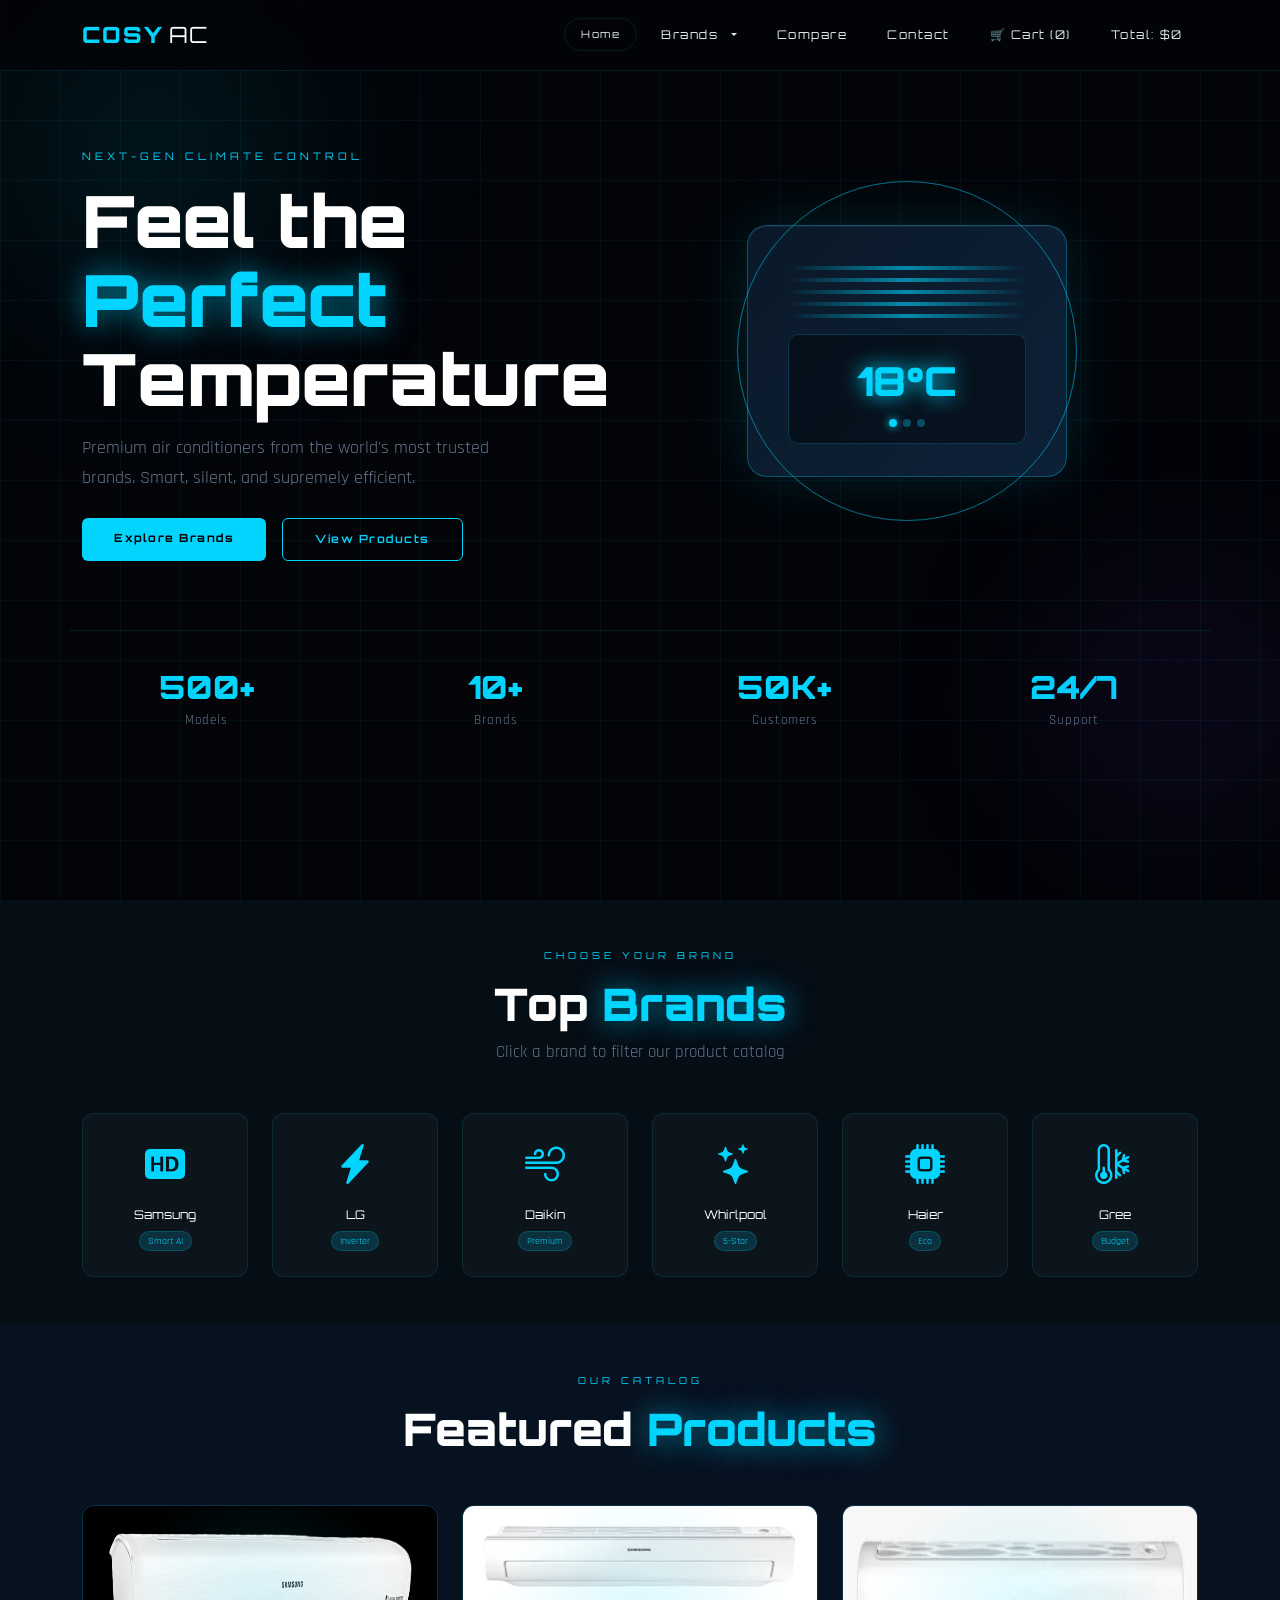
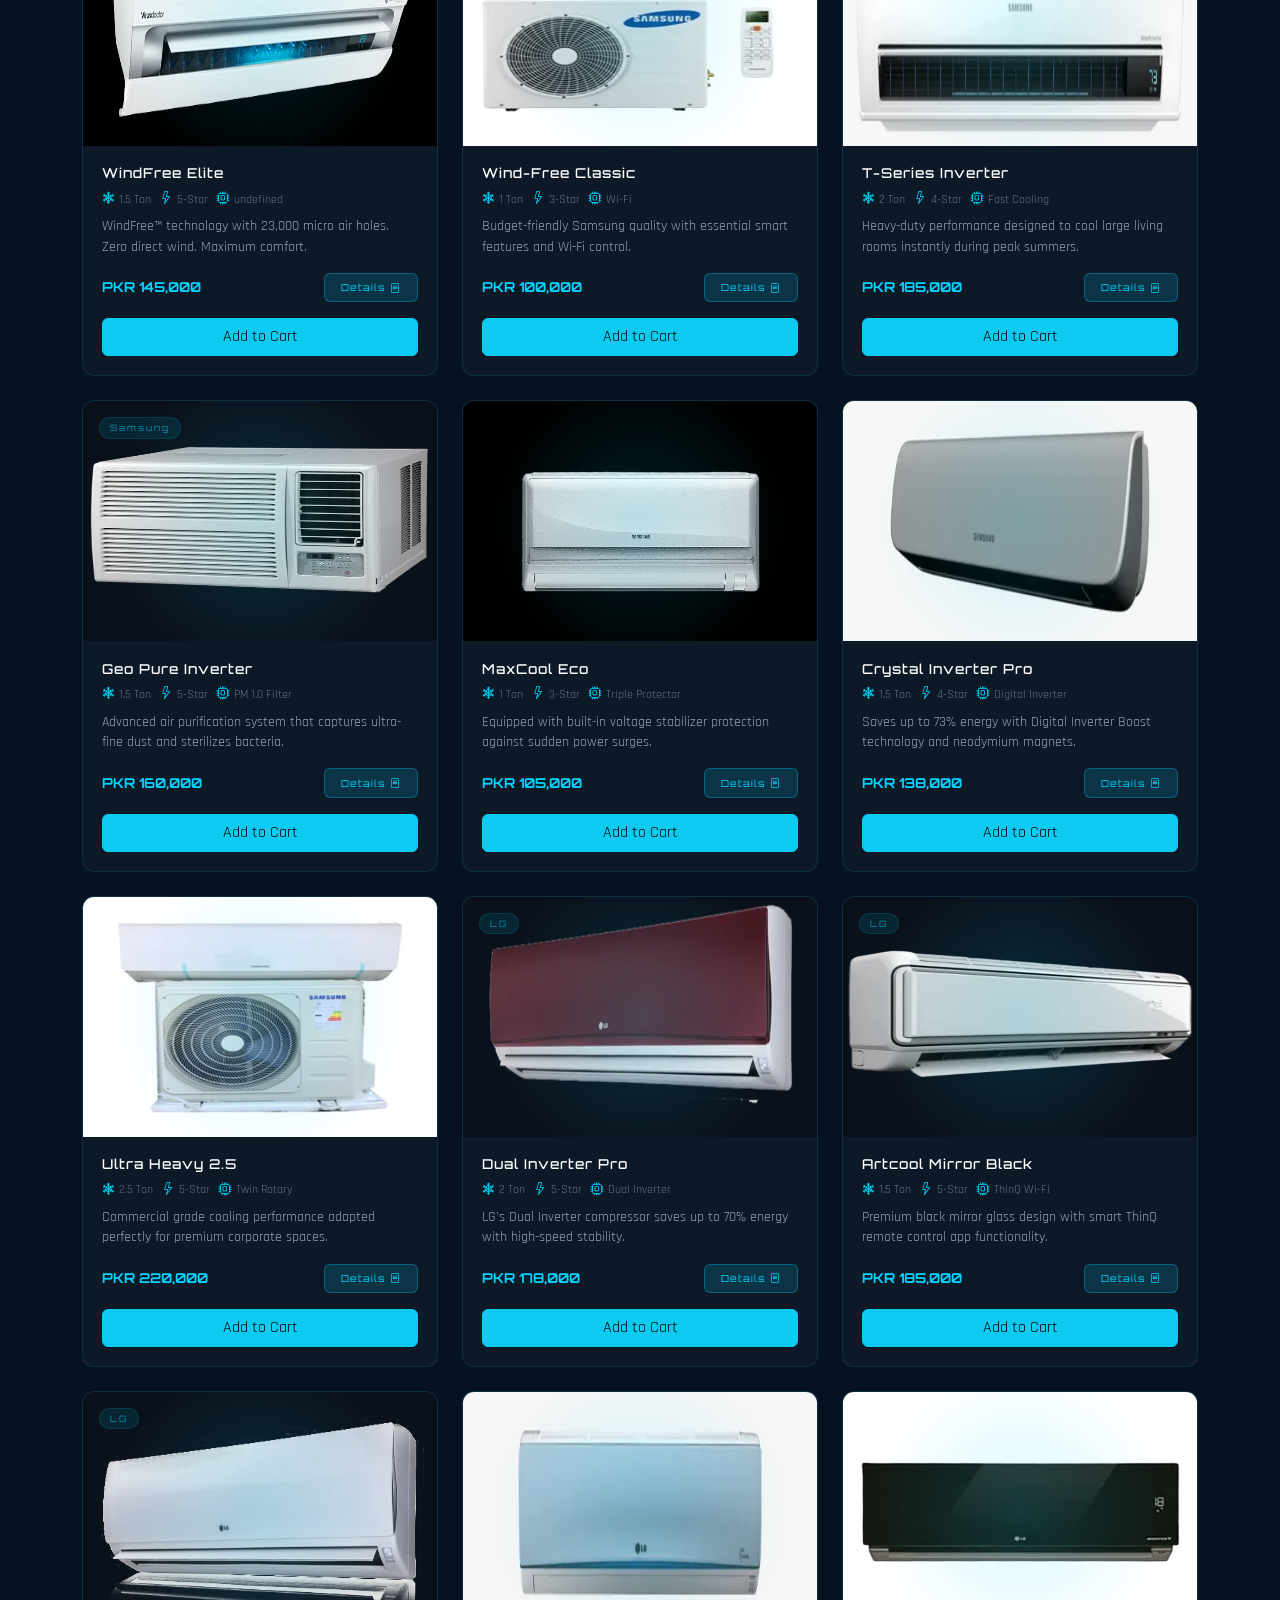
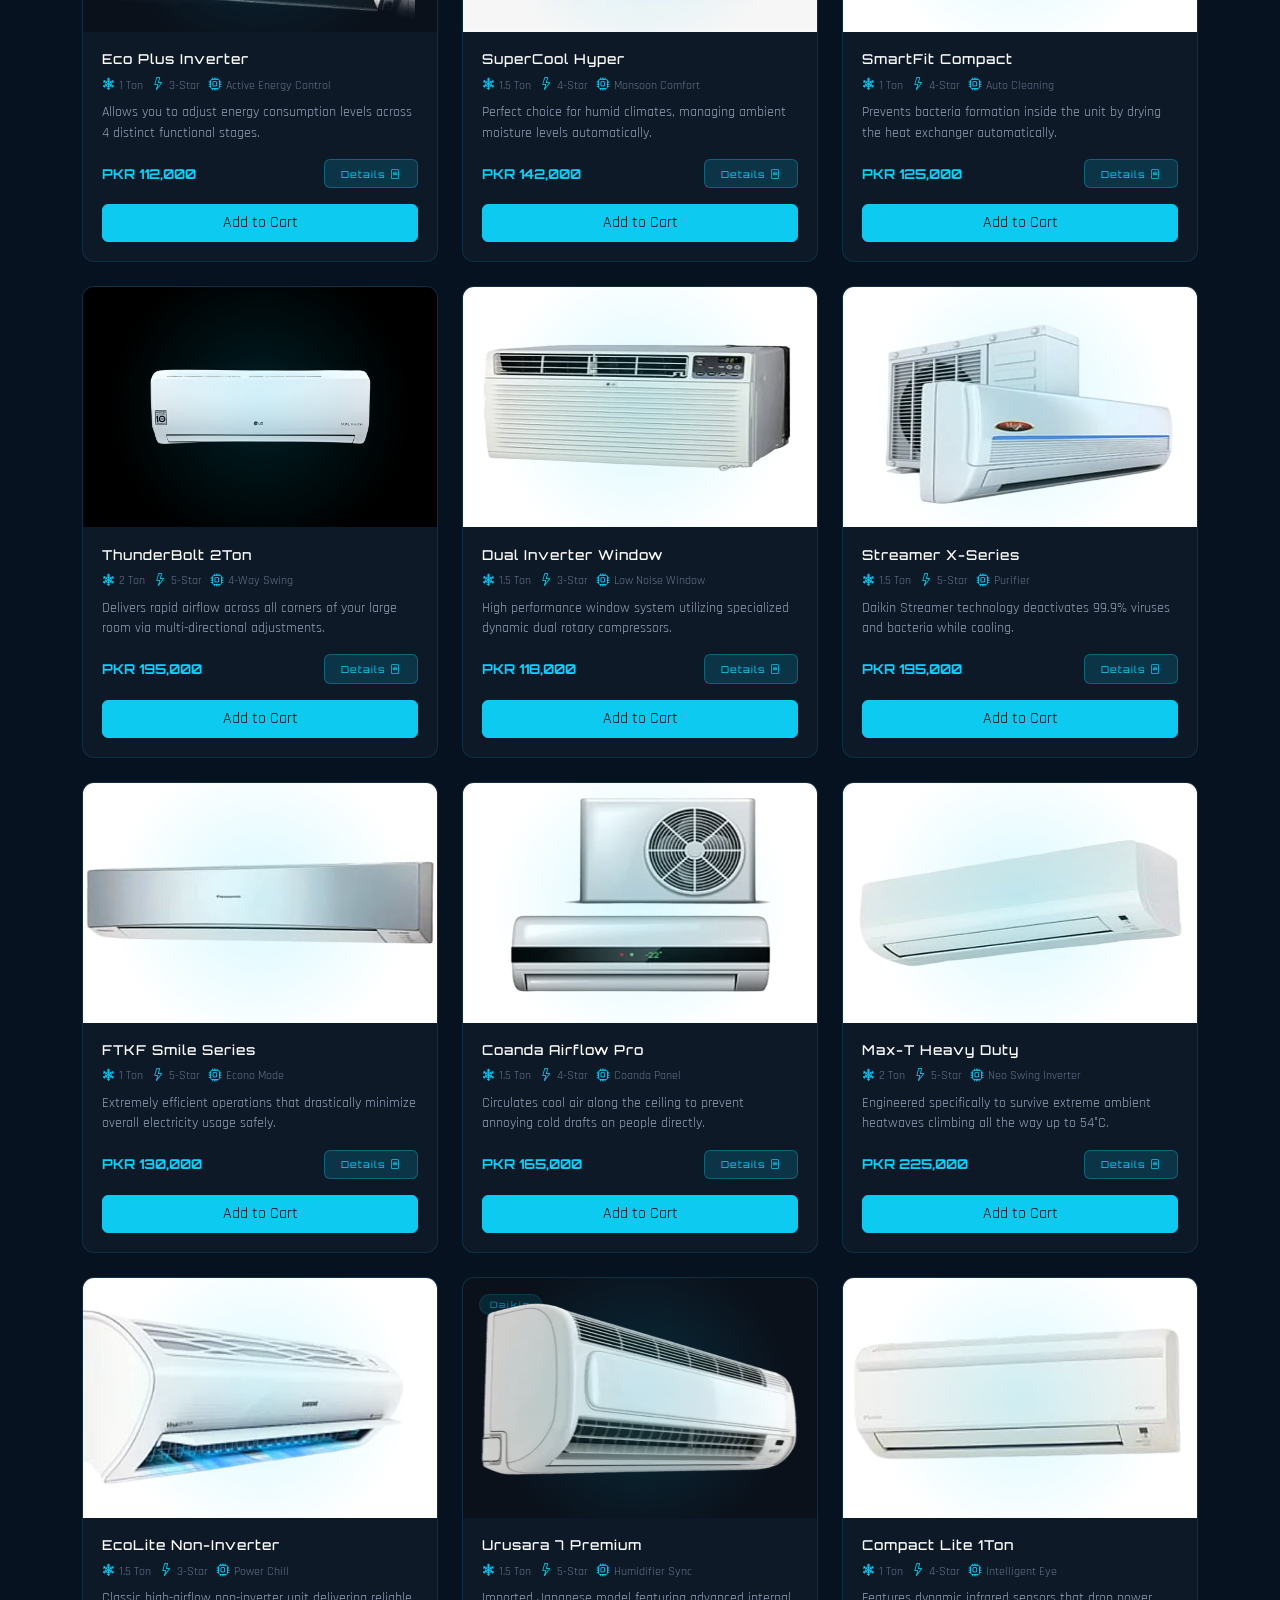
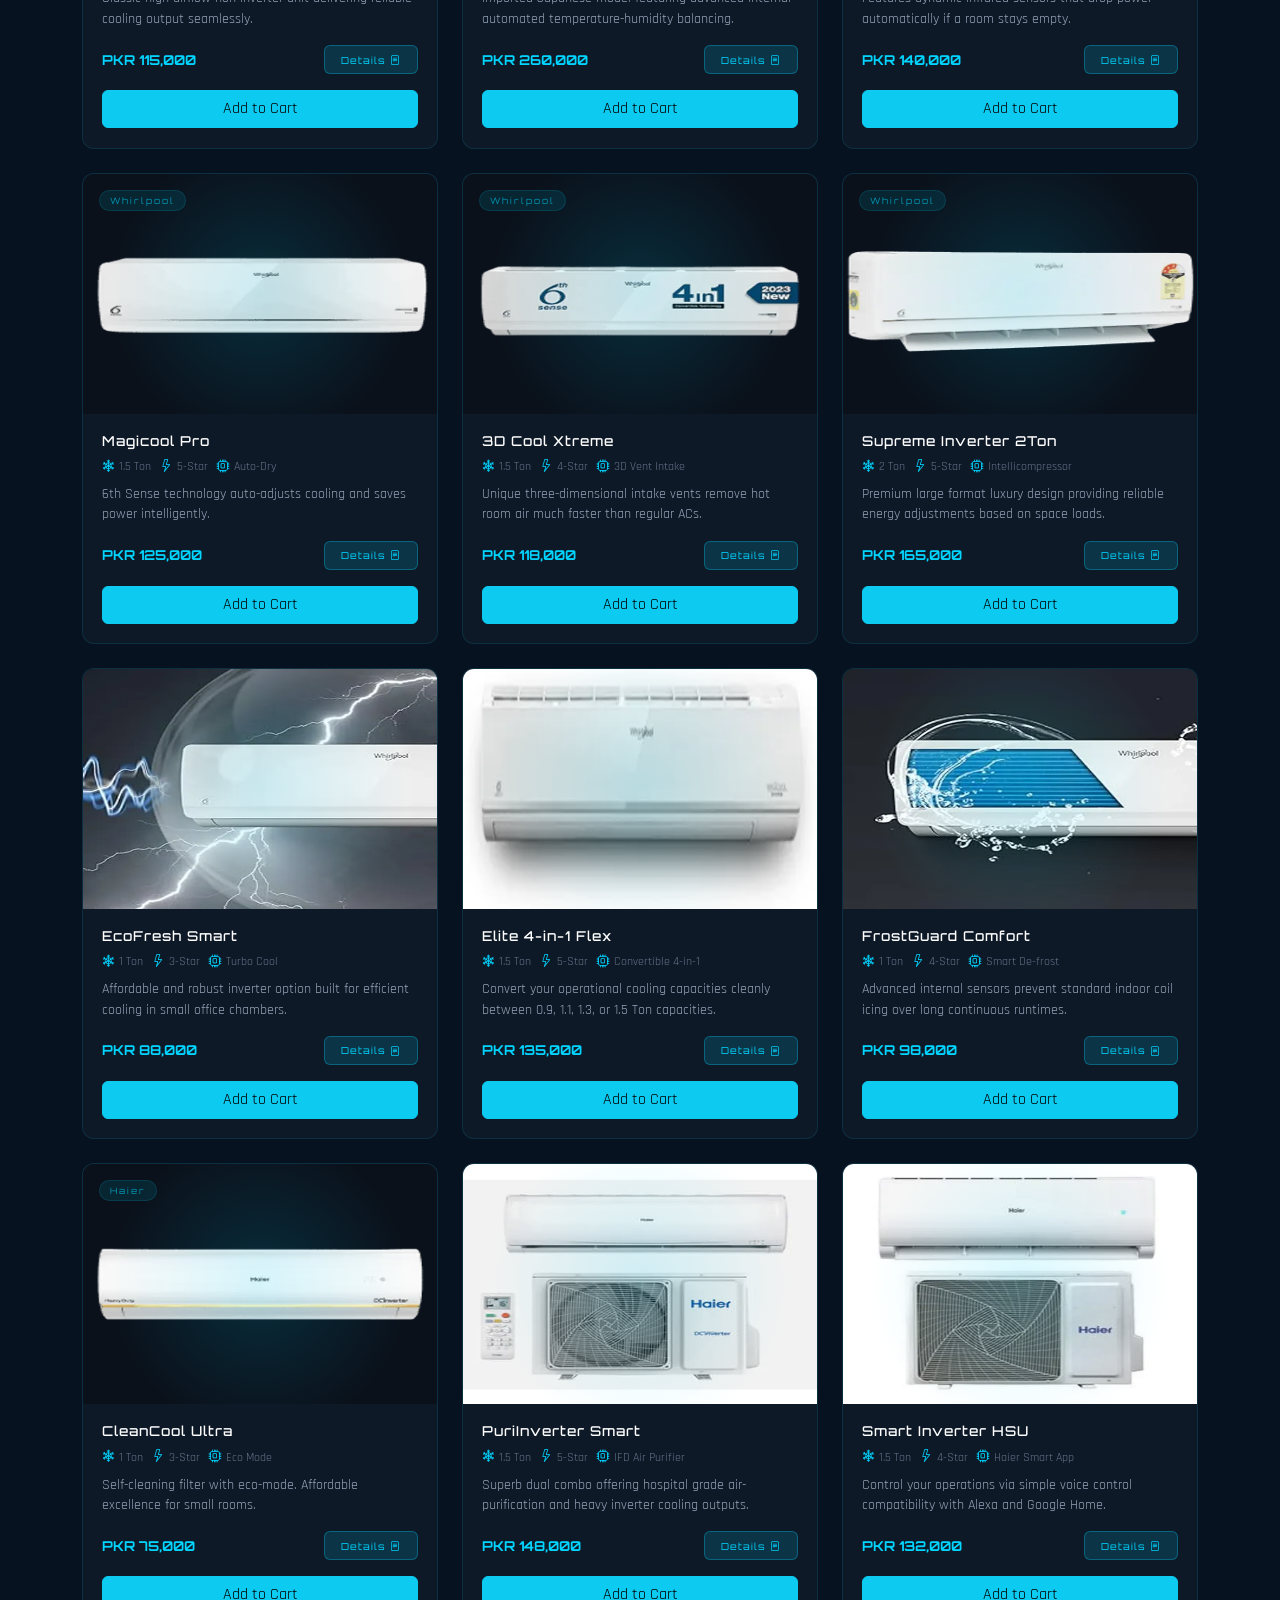
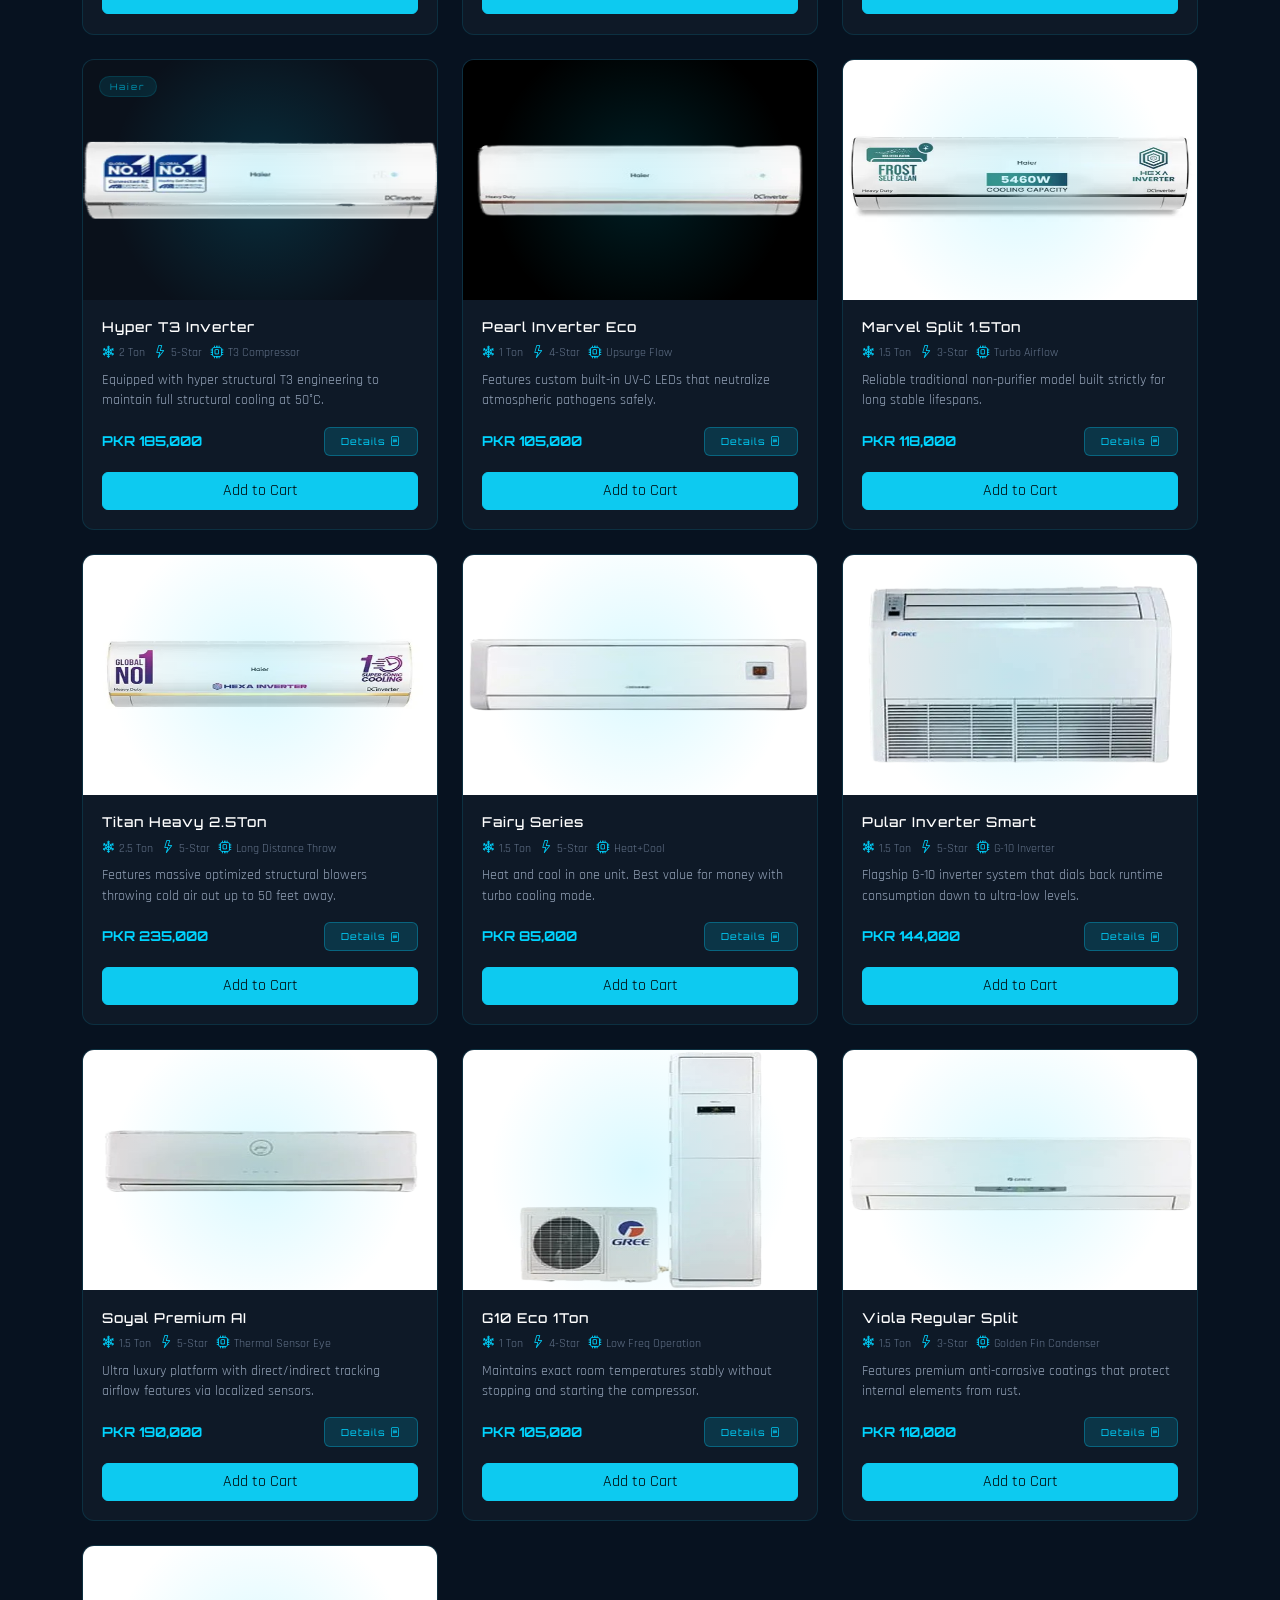
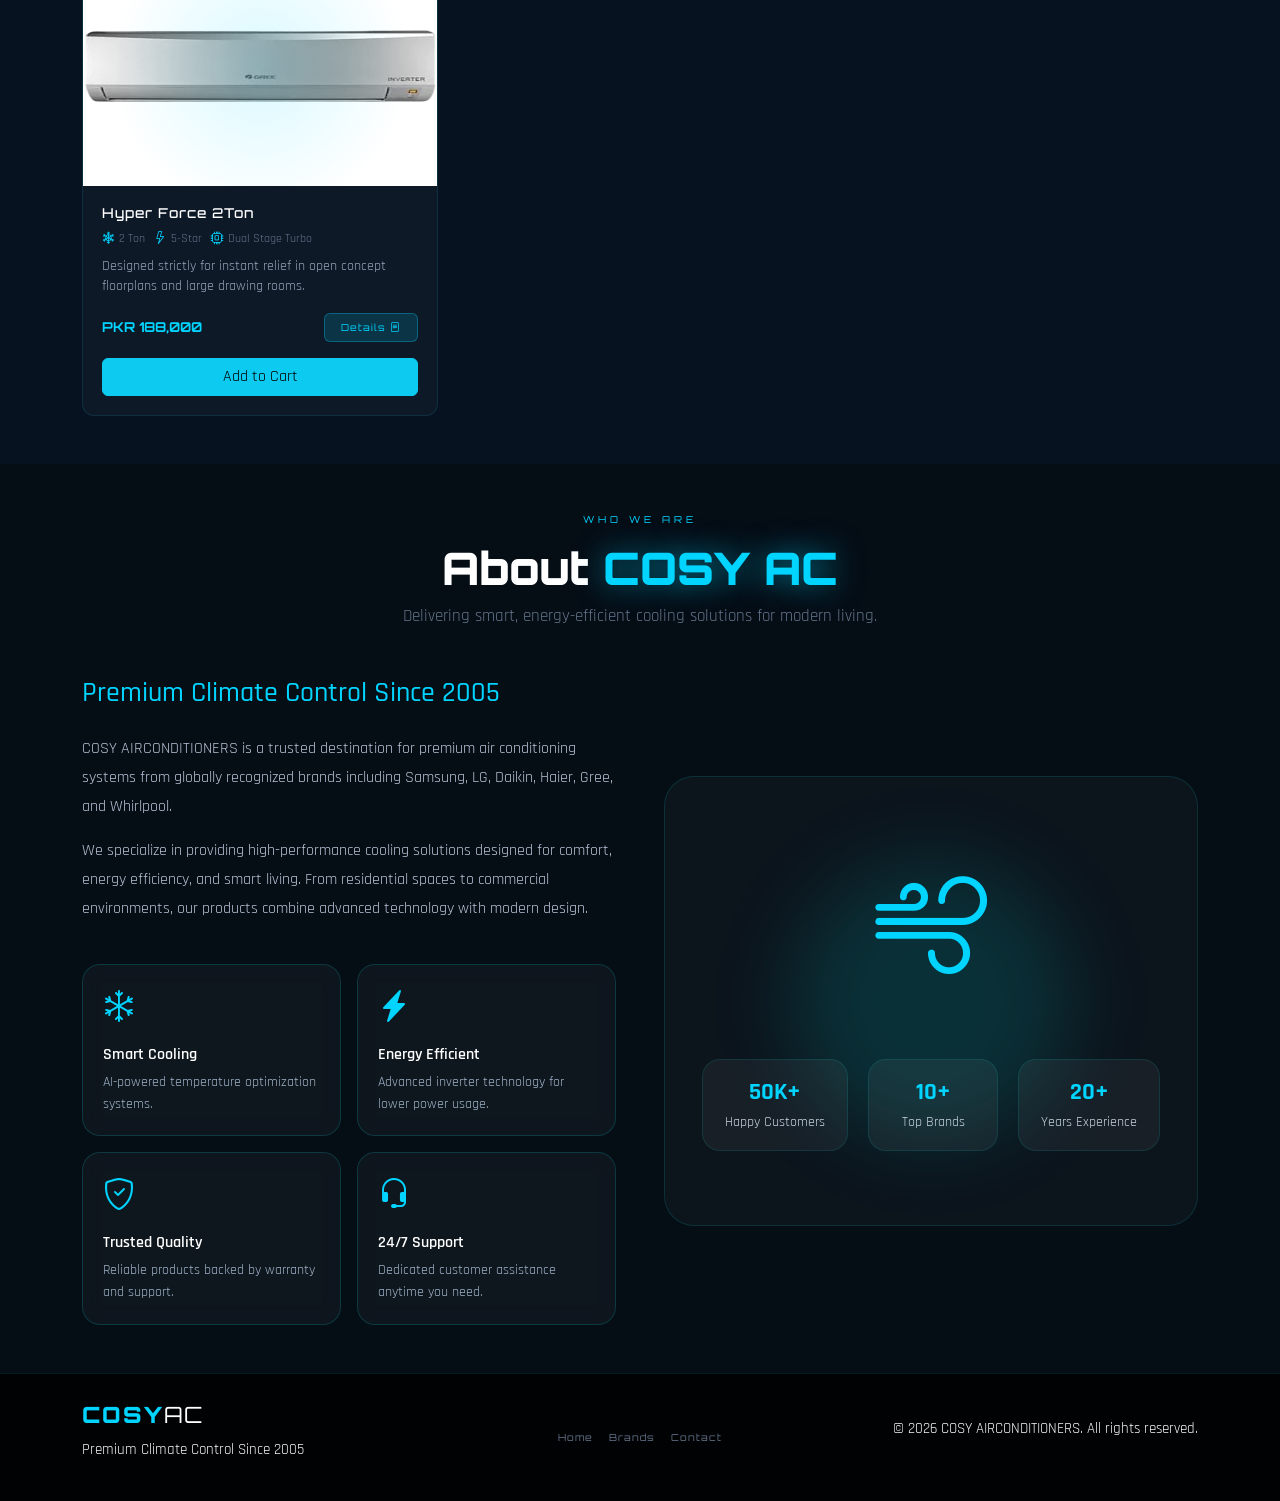
<file: index.html>
<!DOCTYPE html>
<html lang="en">

<head>
  <meta charset="UTF-8" />
  <meta name="viewport" content="width=device-width, initial-scale=1.0" />
  <title>COSY AIRCONDITIONERS — Premium Climate Control</title>

  <!-- Bootstrap 5 -->
  <link href="https://cdn.jsdelivr.net/npm/bootstrap@5.3.2/dist/css/bootstrap.min.css" rel="stylesheet" />
  <!-- Google Fonts -->
  <link
    href="https://fonts.googleapis.com/css2?family=Orbitron:wght@400;700;900&family=Rajdhani:wght@300;400;600&display=swap"
    rel="stylesheet" />
  <!-- Bootstrap Icons -->
  <link href="https://cdn.jsdelivr.net/npm/bootstrap-icons@1.11.0/font/bootstrap-icons.css" rel="stylesheet" />

  <link rel="stylesheet" href="css/style.css" />
</head>

<body>

  <!-- ========== NAVBAR ========== -->
  <nav class="navbar navbar-expand-lg fixed-top " id="mainNav">
    <div class="container">
      <a class="navbar-brand" href="index.html">
        <span class="brand-cosy">COSY</span>
        <span class="brand-ac">AC</span>
      </a>
      <button class="navbar-toggler " type="button" data-bs-toggle="collapse" data-bs-target="#navMenu">
        <i class="bi bi-grid-3x3-gap-fill text-cyan"></i>
      </button>
      <div class="collapse navbar-collapse" id="navMenu">
        <ul class="navbar-nav ms-auto gap-2 ">
          <li class="nav-item"><a class="nav-link btn-brand" href="index.html">Home</a></li>
          <li class="nav-item dropdown">
            <a class="nav-link dropdown-toggle " href="#" id="brandsDropdown" role="button" data-bs-toggle="dropdown"
              aria-expanded="false">
              Brands
            </a>

            <ul class="dropdown-menu dropdown-menu-dark custom-dropdown">
              <li><a class="dropdown-item" href="brand.html#all">All Brands</a></li>
              <li><a class="dropdown-item" href="brand.html#samsung">Samsung</a></li>
              <li><a class="dropdown-item" href="brand.html#lg">LG</a></li>
              <li><a class="dropdown-item" href="brand.html#daikin">Daikin</a></li>
              <li><a class="dropdown-item" href="brand.html#whirlpool">Whirlpool</a></li>
              <li><a class="dropdown-item" href="brand.html#haier">Haier</a></li>
              <li><a class="dropdown-item" href="brand.html#gree">Gree</a></li>
            </ul>

          </li>
          <li class="nav-item"><a class="nav-link" href="compare.html">Compare</a></li>
          <li class="nav-item"><a class="nav-link" href="Contact.html">Contact</a></li>
          <li class="nav-item">
            <a class="nav-link" href="cart.html">🛒 Cart (<span id="cart-count">0</span>)</a>
          </li>
          <li class="nav-item">
            <a class="nav-link" href="#">Total: $<span id="total">0</span></a>
          </li>
        </ul>
      </div>
    </div>
  </nav>

  <!-- ========== HERO ========== -->
  <section id="home" class="hero-section">
    <div class="hero-bg-grid"></div>
    <div class="hero-orb orb1"></div>
    <div class="hero-orb orb2"></div>
    <div class="container h-100 d-flex align-items-center">
      <div class="row align-items-center w-100">
        <div class="col-lg-6" data-aos="fade-right">
          <p class="hero-label">NEXT-GEN CLIMATE CONTROL</p>
          <h1 class="hero-title">Feel the<br /><span class="glow-text">Perfect</span><br />Temperature</h1>
          <p class="hero-sub">Premium air conditioners from the world's most trusted brands. Smart, silent, and
            supremely efficient.</p>
          <div class="d-flex gap-3 mt-4">
            <a href="brand.html" class="btn btn-glow">Explore Brands</a>
            <a href="#products" class="btn btn-outline-glow">View Products</a>
          </div>
        </div>
        <div class="col-lg-6 text-center mt-5 mt-lg-0">
          <div class="hero-ac-visual">
            <div class="ac-unit-display">
              <div class="ac-vent-bar" style="animation-delay:0s"></div>
              <div class="ac-vent-bar" style="animation-delay:.15s"></div>
              <div class="ac-vent-bar" style="animation-delay:.3s"></div>
              <div class="ac-vent-bar" style="animation-delay:.45s"></div>
              <div class="ac-vent-bar" style="animation-delay:.6s"></div>
              <div class="ac-display-panel">
                <span class="ac-temp-display" id="heroTemp">22°C</span>
                <div class="ac-mode-dots">
                  <span class="dot active"></span>
                  <span class="dot"></span>
                  <span class="dot"></span>
                </div>
              </div>
            </div>
            <div class="cool-wave wave1"></div>
            <div class="cool-wave wave2"></div>
            <div class="cool-wave wave3"></div>
          </div>
        </div>
      </div>
    </div>
    <!-- Stats Bar -->
    <div class="stats-bar container">
      <div class="row text-center g-3">
        <div class="col-6 col-md-3">
          <div class="stat-item"><span class="stat-num">500+</span><span class="stat-label">Models</span></div>
        </div>
        <div class="col-6 col-md-3">
          <div class="stat-item"><span class="stat-num">10+</span><span class="stat-label">Brands</span></div>
        </div>
        <div class="col-6 col-md-3">
          <div class="stat-item"><span class="stat-num">50K+</span><span class="stat-label">Customers</span></div>
        </div>
        <div class="col-6 col-md-3">
          <div class="stat-item"><span class="stat-num">24/7</span><span class="stat-label">Support</span></div>
        </div>
      </div>
    </div>
  </section>

  <!-- ========== BRANDS ========== -->
  <section id="brands" class="section-dark py-5">
    <div class="container">
      <div class="section-header text-center mb-5">
        <p class="section-label">CHOOSE YOUR BRAND</p>
        <h2 class="section-title">Top <span class="glow-text">Brands</span></h2>
        <p class="section-sub">Click a brand to filter our product catalog</p>
      </div>

      <!-- Brand Filter Buttons -->
      <!-- Buttons ko remove mat karein, bas d-none class laga dein taake ye chhup jayein -->
      <div class="d-flex flex-wrap justify-content-center gap-3 mb-5 d-none" id="brandFilters">
        <button class="btn btn-brand active" data-brand="all">All Brands</button>
        <button class="btn btn-brand" data-brand="samsung">Samsung</button>
        <button class="btn btn-brand" data-brand="lg">LG</button>
        <button class="btn btn-brand" data-brand="daikin">Daikin</button>
        <button class="btn btn-brand" data-brand="whirlpool">Whirlpool</button>
        <button class="btn btn-brand" data-brand="haier">Haier</button>
        <button class="btn btn-brand" data-brand="gree">Gree</button>
      </div>

      <!-- Brand Logo Cards (Ye bilkul pehle jese hi rahenge) -->
      <div class="row g-4 justify-content-center" id="brandCards">
        <div class="col-6 col-md-4 col-lg-2 brand-card-wrap" data-brand="samsung">
          <div class="brand-logo-card">
            <i class="bi bi-badge-hd-fill brand-icon"></i>
            <p>Samsung</p>
            <span class="brand-badge">Smart AI</span>
          </div>
        </div>
        <div class="col-6 col-md-4 col-lg-2 brand-card-wrap" data-brand="lg">
          <div class="brand-logo-card">
            <i class="bi bi-lightning-charge-fill brand-icon"></i>
            <p>LG</p>
            <span class="brand-badge">Inverter</span>
          </div>
        </div>
        <div class="col-6 col-md-4 col-lg-2 brand-card-wrap" data-brand="daikin">
          <div class="brand-logo-card">
            <i class="bi bi-wind brand-icon"></i>
            <p>Daikin</p>
            <span class="brand-badge">Premium</span>
          </div>
        </div>
        <div class="col-6 col-md-4 col-lg-2 brand-card-wrap" data-brand="whirlpool">
          <div class="brand-logo-card">
            <i class="bi bi-stars brand-icon"></i>
            <p>Whirlpool</p>
            <span class="brand-badge">5-Star</span>
          </div>
        </div>
        <div class="col-6 col-md-4 col-lg-2 brand-card-wrap" data-brand="haier">
          <div class="brand-logo-card">
            <i class="bi bi-cpu-fill brand-icon"></i>
            <p>Haier</p>
            <span class="brand-badge">Eco</span>
          </div>
        </div>
        <div class="col-6 col-md-4 col-lg-2 brand-card-wrap" data-brand="gree">
          <div class="brand-logo-card">
            <i class="bi bi-thermometer-snow brand-icon"></i>
            <p>Gree</p>
            <span class="brand-badge">Budget</span>
          </div>
        </div>
      </div>
    </div>
  </section>


  <!-- ========== PRODUCTS ========== -->
  <section id="products" class="section-darker py-5">
    <div class="container">

      <div class="section-header text-center mb-5">
        <p class="section-label">OUR CATALOG</p>
        <h2 class="section-title">
          Featured <span class="glow-text">Products</span>
        </h2>
      </div>

      <div class="row g-4" id="productGrid"></div>

    </div>
  </section>

  <!-- No Results Message -->
  <div id="noProducts" class="text-center py-5 d-none">
    <i class="bi bi-search" style="font-size:3rem;color:var(--cyan)"></i>
    <p class="mt-3" style="color:#aaa">No products found for this brand.</p>
  </div>
  </div>


  

  <!-- ========== ABOUT US ========== -->
  <section id="about" class="section-dark py-5">
    <div class="container">

      <!-- Section Header -->
      <div class="section-header text-center mb-5">
        <p class="section-label">WHO WE ARE</p>
        <h2 class="section-title">
          About <span class="glow-text">COSY AC</span>
        </h2>
        <p class="section-sub">
          Delivering smart, energy-efficient cooling solutions for modern living.
        </p>
      </div>

      <div class="row align-items-center g-5">

        <!-- Left Content -->
        <div class="col-lg-6">
          <div class="about-content">

            <h3 class="text-cyan mb-4">
              Premium Climate Control Since 2005
            </h3>

            <p class="about-text">
              COSY AIRCONDITIONERS is a trusted destination for premium air
              conditioning systems from globally recognized brands including
              Samsung, LG, Daikin, Haier, Gree, and Whirlpool.
            </p>

            <p class="about-text">
              We specialize in providing high-performance cooling solutions
              designed for comfort, energy efficiency, and smart living.
              From residential spaces to commercial environments, our products
              combine advanced technology with modern design.
            </p>

            <!-- Features -->
            <div class="row mt-4 g-3">

              <div class="col-sm-6">
                <div class="about-feature-card">
                  <i class="bi bi-snow text-cyan"></i>
                  <h6>Smart Cooling</h6>
                  <p>AI-powered temperature optimization systems.</p>
                </div>
              </div>

              <div class="col-sm-6">
                <div class="about-feature-card">
                  <i class="bi bi-lightning-charge-fill text-cyan"></i>
                  <h6>Energy Efficient</h6>
                  <p>Advanced inverter technology for lower power usage.</p>
                </div>
              </div>

              <div class="col-sm-6">
                <div class="about-feature-card">
                  <i class="bi bi-shield-check text-cyan"></i>
                  <h6>Trusted Quality</h6>
                  <p>Reliable products backed by warranty and support.</p>
                </div>
              </div>

              <div class="col-sm-6">
                <div class="about-feature-card">
                  <i class="bi bi-headset text-cyan"></i>
                  <h6>24/7 Support</h6>
                  <p>Dedicated customer assistance anytime you need.</p>
                </div>
              </div>

            </div>
          </div>
        </div>

        <!-- Right Visual -->
        <div class="col-lg-6">
          <div class="about-visual-card">

            <div class="about-glow-circle"></div>

            <div class="about-device">
              <i class="bi bi-wind"></i>
            </div>

            <div class="about-stats">

              <div class="mini-stat">
                <h4>50K+</h4>
                <p>Happy Customers</p>
              </div>

              <div class="mini-stat">
                <h4>10+</h4>
                <p>Top Brands</p>
              </div>

              <div class="mini-stat">
                <h4>20+</h4>
                <p>Years Experience</p>
              </div>

            </div>

          </div>
        </div>

      </div>
    </div>
  </section>

  <!-- ========== FOOTER ========== -->
  <footer class="footer-section">
    <div class="container py-4">
      <div class="row align-items-center">
        <div class="col-md-4">
          <a href="index.html" class="footer-link"><span class="brand-cosy">COSY</span><span
              class="brand-ac">AC</span></a>
          <p class="mt-2 text-light small">Premium Climate Control Since 2005</p>
        </div>
        <div class="col-md-4 text-center">
          <div class="d-flex justify-content-center gap-3">
            <a href="index.html" class="footer-link">Home</a>
            <a href="brand.html" class="footer-link">Brands</a>
            <!-- <a href="#products" class="footer-link">Products</a> -->
            <a href="Contact.html" class="footer-link">Contact</a>
          </div>
        </div>
        <div class="col-md-4 text-end">
          <p class="text-light small">&copy; 2026 COSY AIRCONDITIONERS. All rights reserved.</p>
        </div>
      </div>
    </div>
  </footer>

  <!-- Bootstrap JS -->
  <script src="https://cdn.jsdelivr.net/npm/bootstrap@5.3.2/dist/js/bootstrap.bundle.min.js"></script>
  <script src="js/app.js"></script>
</body>

</html>
</file>
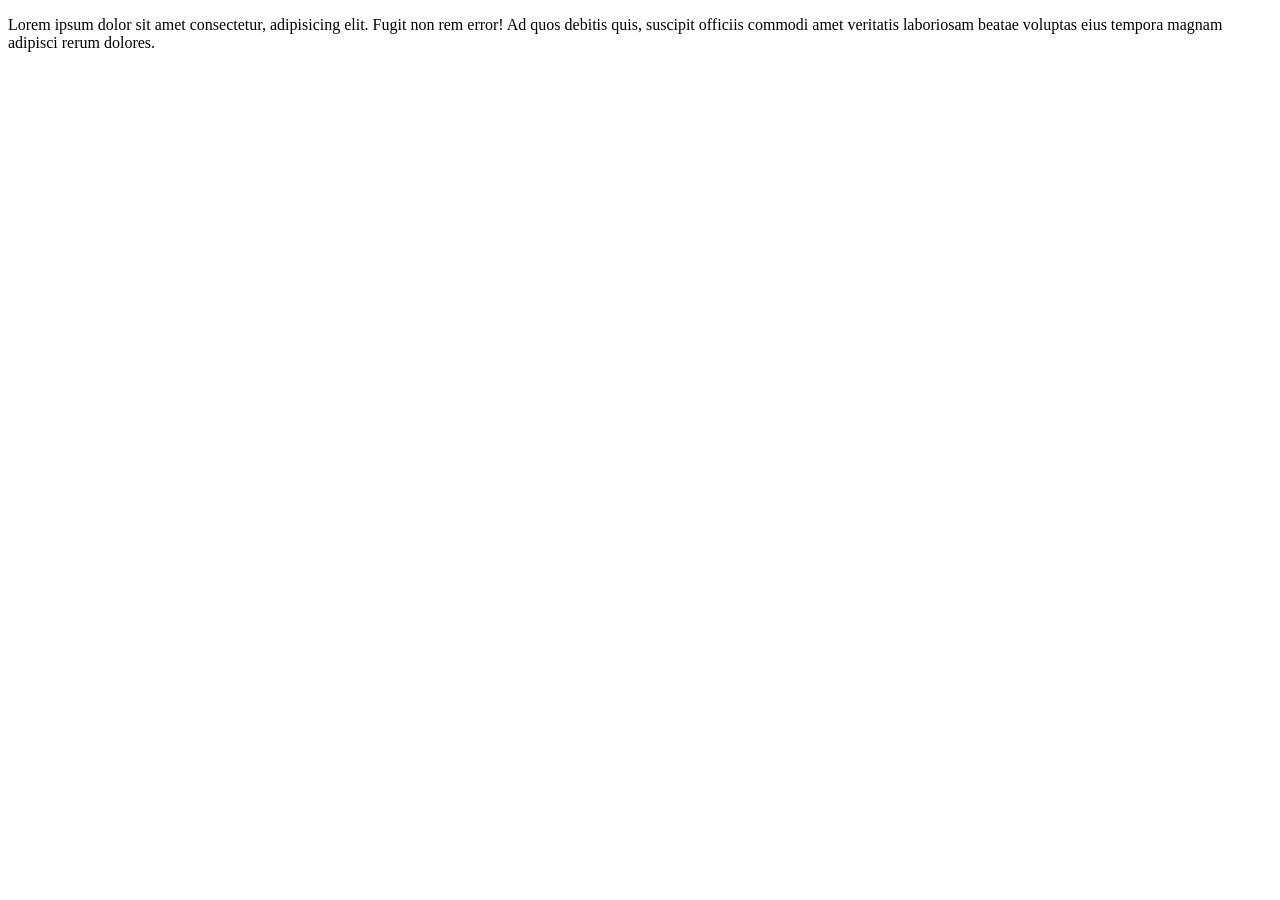
<file: about.html>
<!DOCTYPE html>
<html lang="en">
<head>
    <meta charset="UTF-8">
    <meta name="viewport" content="width=device-width, initial-scale=1.0">
    <title>about</title>
</head>
<body>
<div class="container">
    <p>Lorem ipsum dolor sit amet consectetur, adipisicing elit. Fugit non rem error! Ad quos debitis quis, suscipit officiis commodi amet veritatis laboriosam beatae voluptas eius tempora magnam adipisci rerum dolores.</p>
</div>
</body>
</html>
</file>
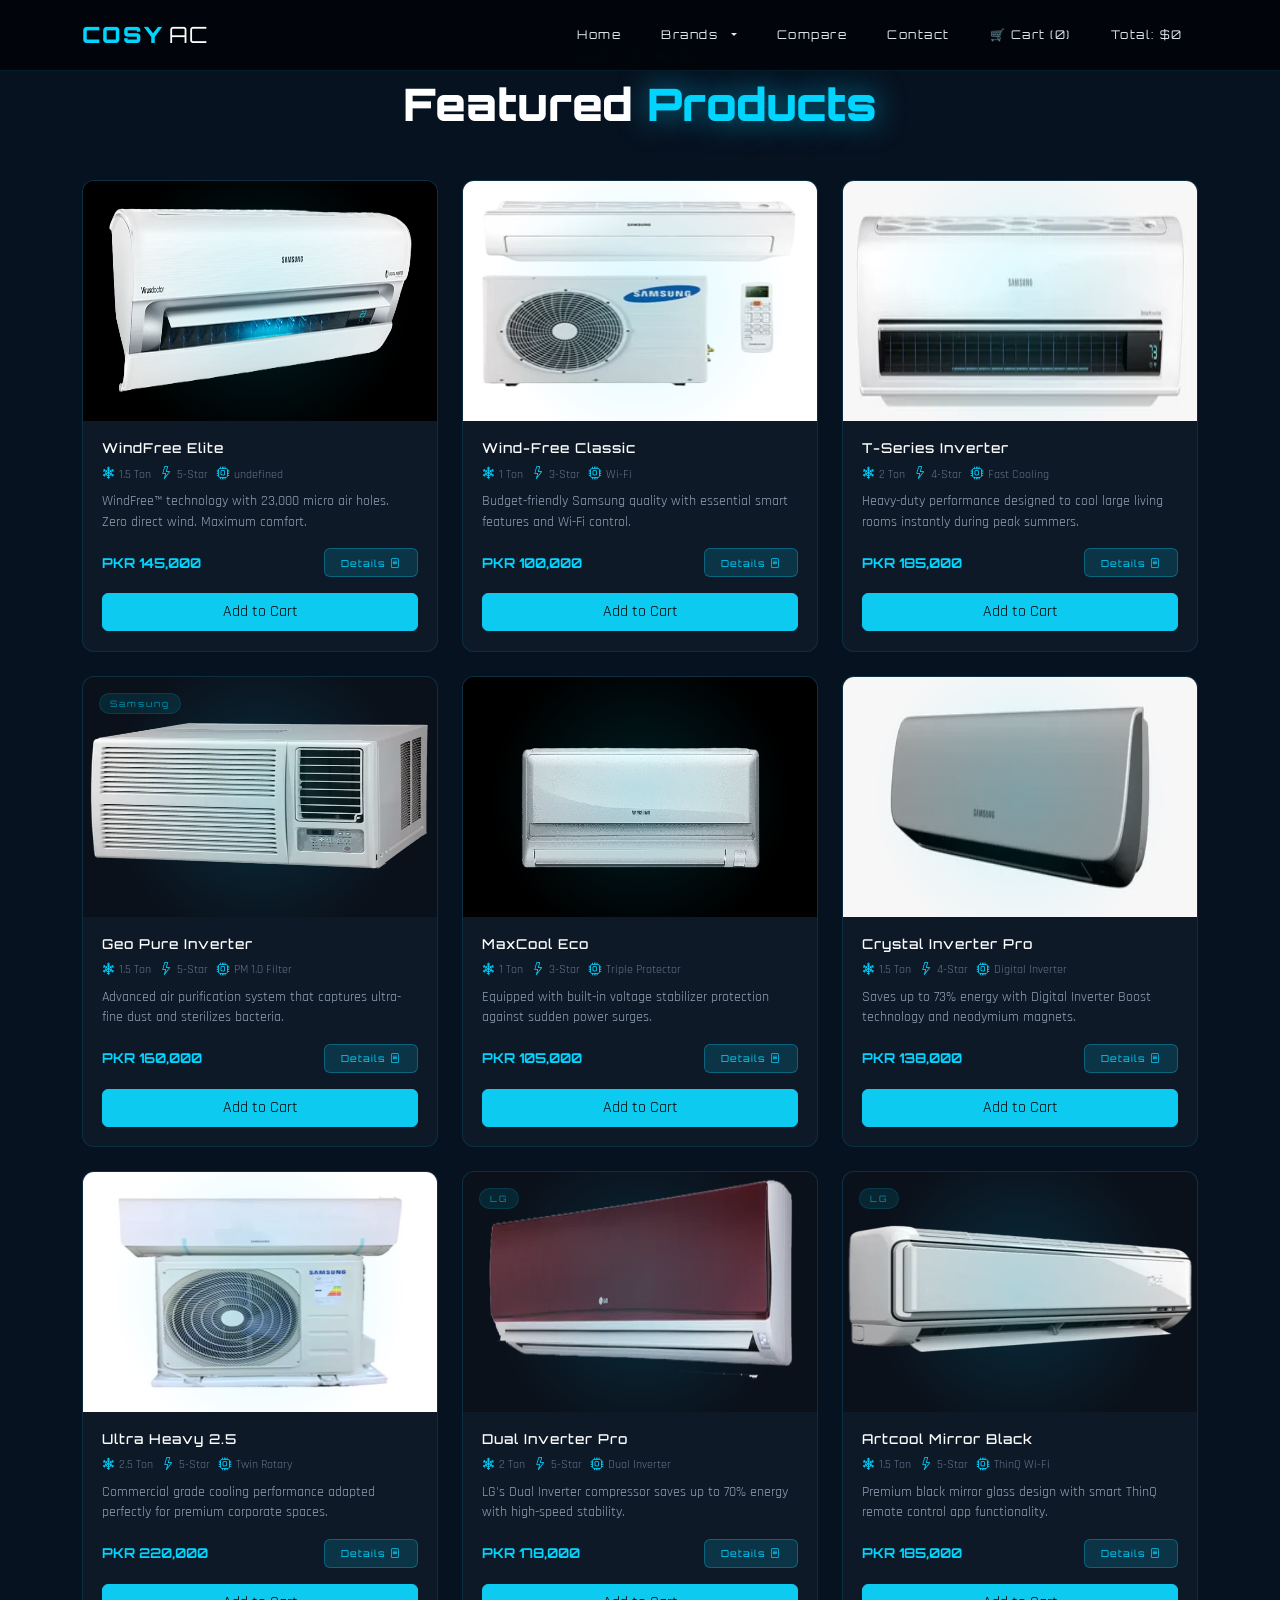
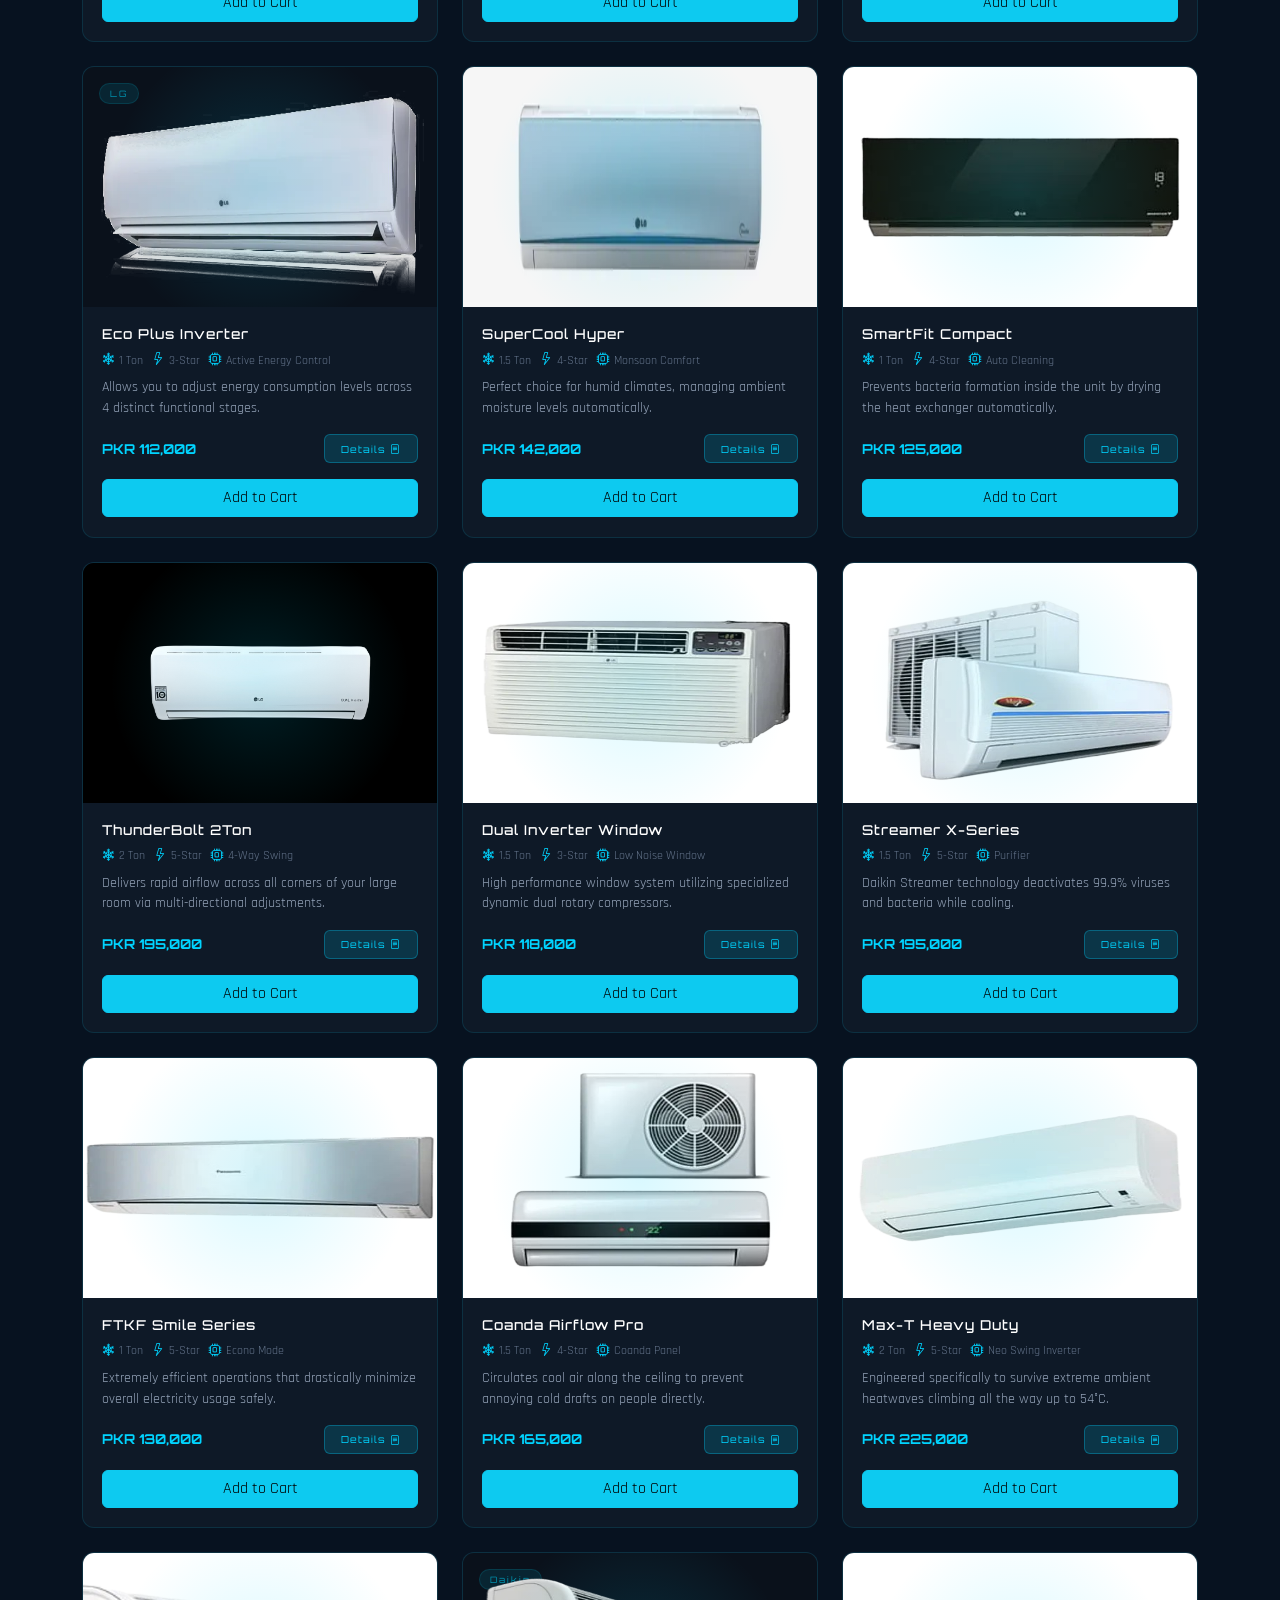
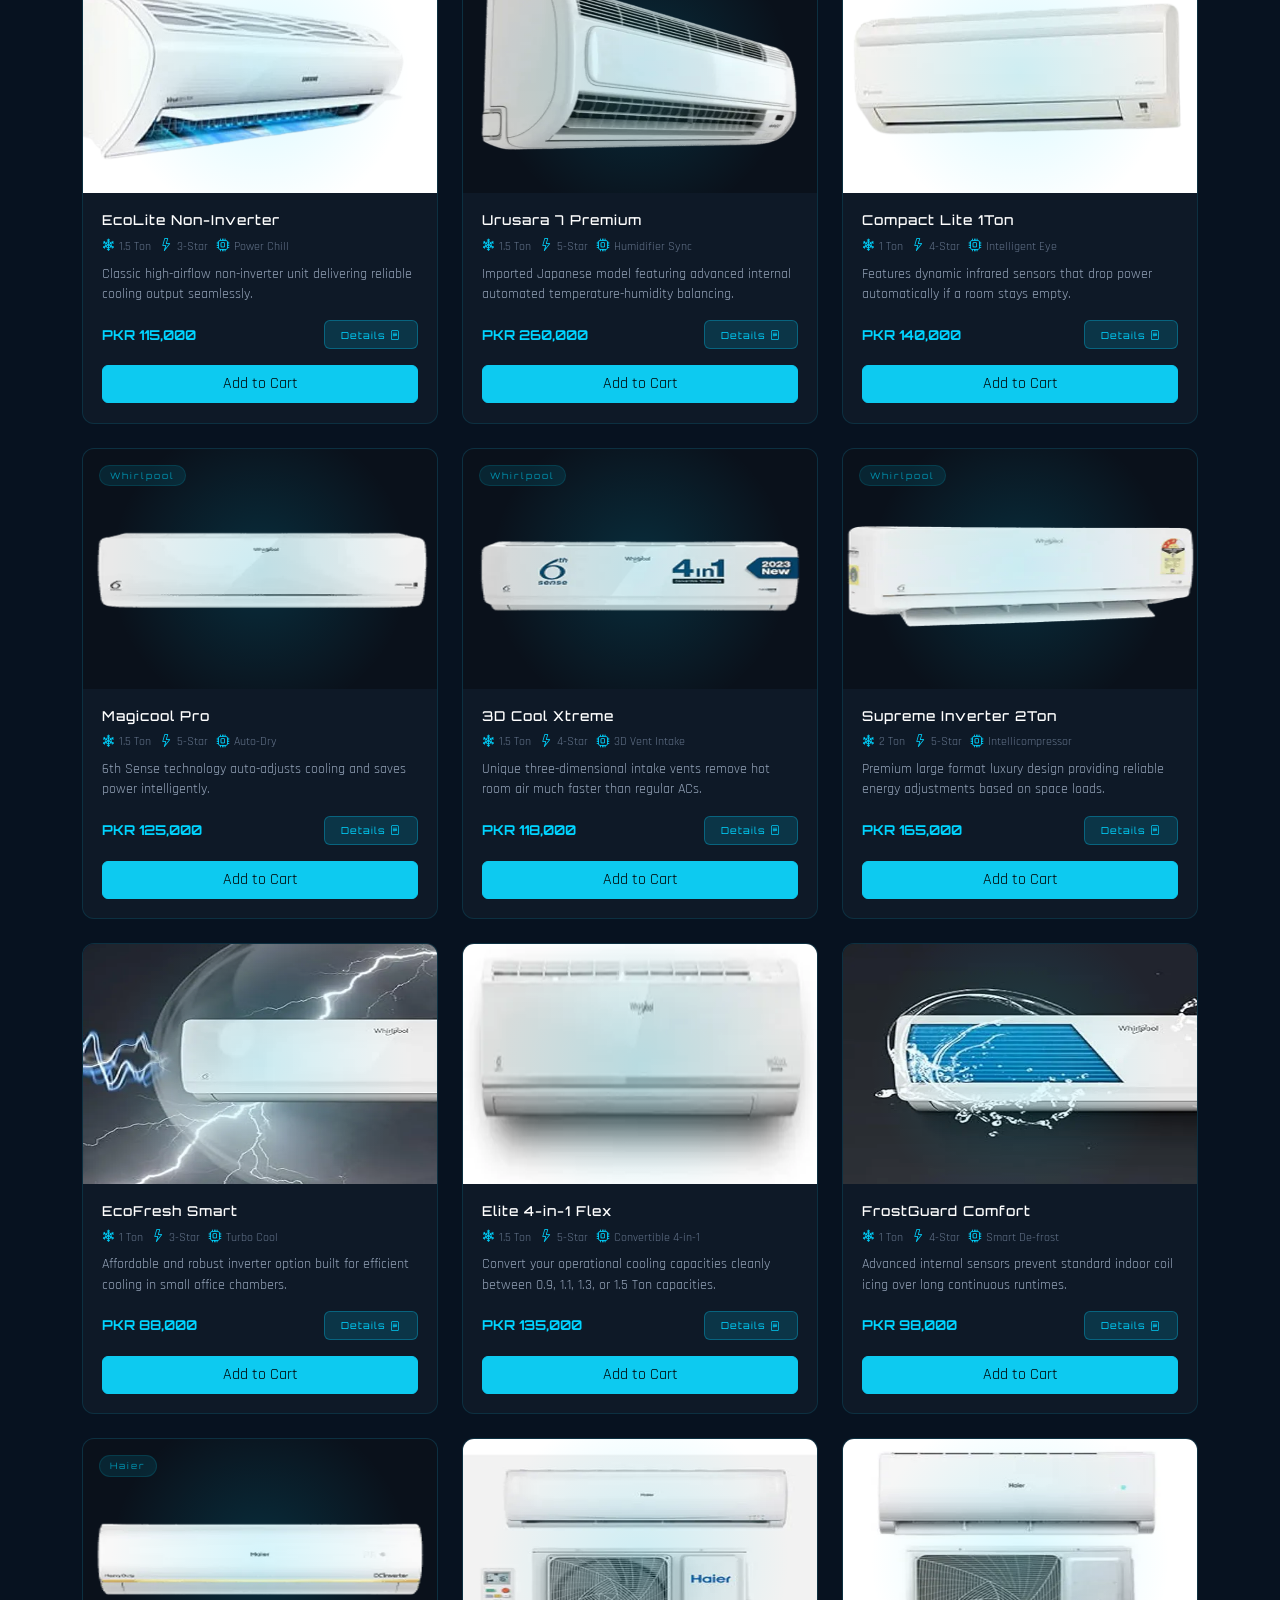
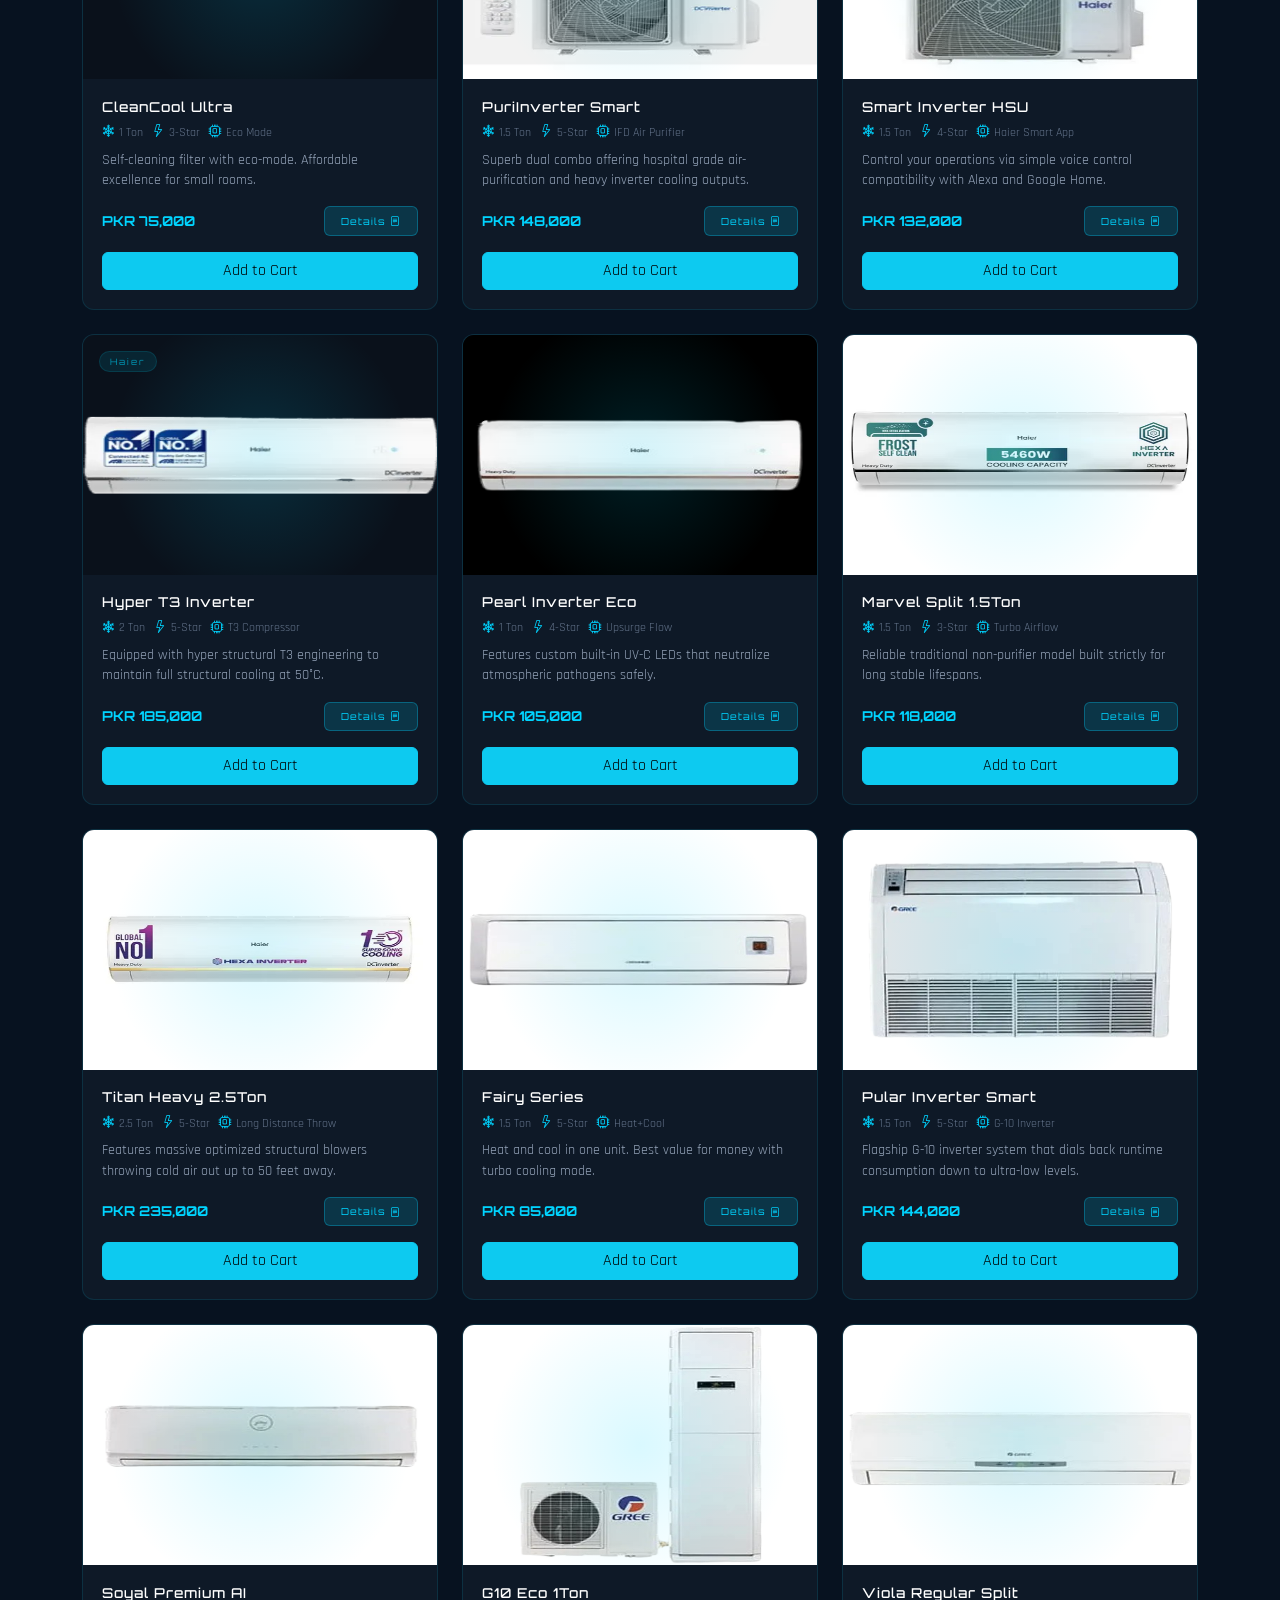
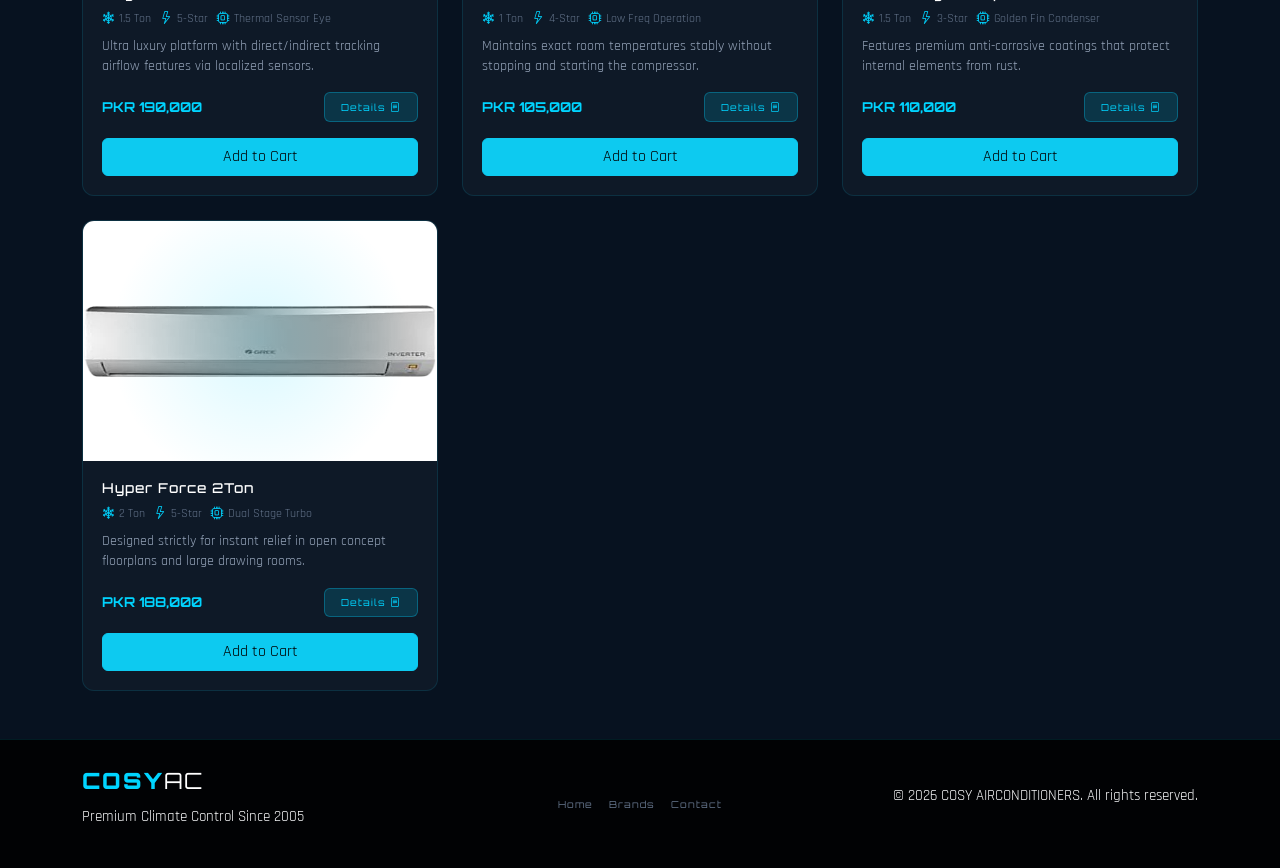
<file: brand.html>
<!DOCTYPE html>
<html lang="en">

<head>
  <meta charset="UTF-8" />
  <meta name="viewport" content="width=device-width, initial-scale=1.0" />
  <title>COSY AIRCONDITIONERS — Premium Climate Control</title>

  <!-- Bootstrap 5 -->
  <link href="https://cdn.jsdelivr.net/npm/bootstrap@5.3.2/dist/css/bootstrap.min.css" rel="stylesheet" />
  <!-- Google Fonts -->
  <link
    href="https://fonts.googleapis.com/css2?family=Orbitron:wght@400;700;900&family=Rajdhani:wght@300;400;600&display=swap"
    rel="stylesheet" />
  <!-- Bootstrap Icons -->
  <link href="https://cdn.jsdelivr.net/npm/bootstrap-icons@1.11.0/font/bootstrap-icons.css" rel="stylesheet" />

  <link rel="stylesheet" href="css/style.css" />
  <style>
    /* Pehle se saare products ko chupayein jab URL me koi hash ho */
    body:has(:target) .product-item {
      display: none !important;
    }

    /* Sirf us brand ke products ko dikhayein jiska ID URL ke hash se match karta ho */
    #samsung:target~#products .product-item[data-brand="samsung"],
    #lg:target~#products .product-item[data-brand="lg"],
    #daikin:target~#products .product-item[data-brand="daikin"],
    #whirlpool:target~#products .product-item[data-brand="whirlpool"],
    #haier:target~#products .product-item[data-brand="haier"],
    #gree:target~#products .product-item[data-brand="gree"] {
      display: block !important;
    }

    /* Agar 'all' select ho to saare products dikhein */
    #all:target~#products .product-item {
      display: block !important;
    }
  </style>
</head>

<body>

  <!-- ========== NAVBAR ========== -->
  <nav class="navbar navbar-expand-lg fixed-top " id="mainNav">
    <div class="container">
      <a class="navbar-brand" href="index.html">
        <span class="brand-cosy">COSY</span>
        <span class="brand-ac">AC</span>
      </a>
      <button class="navbar-toggler " type="button" data-bs-toggle="collapse" data-bs-target="#navMenu">
        <i class="bi bi-grid-3x3-gap-fill text-cyan"></i>
      </button>
      <div class="collapse navbar-collapse" id="navMenu">
        <ul class="navbar-nav ms-auto gap-2 ">
          <li class="nav-item"><a class="nav-link " href="index.html">Home</a></li>
          <li class="nav-item dropdown">
            <a class="nav-link dropdown-toggle " href="#" id="brandsDropdown" role="button" data-bs-toggle="dropdown"
              aria-expanded="false">
              Brands
            </a>

            <ul class="dropdown-menu dropdown-menu-dark custom-dropdown">
              <li><a class="dropdown-item" href="brand.html#all">All Brands</a></li>
              <li><a class="dropdown-item" href="brand.html#samsung">Samsung</a></li>
              <li><a class="dropdown-item" href="brand.html#lg">LG</a></li>
              <li><a class="dropdown-item" href="brand.html#daikin">Daikin</a></li>
              <li><a class="dropdown-item" href="brand.html#whirlpool">Whirlpool</a></li>
              <li><a class="dropdown-item" href="brand.html#haier">Haier</a></li>
              <li><a class="dropdown-item" href="brand.html#gree">Gree</a></li>
            </ul>

          </li>
          <li class="nav-item"><a class="nav-link" href="compare.html">Compare</a></li>
          <li class="nav-item"><a class="nav-link" href="Contact.html">Contact</a></li>
          <li class="nav-item">
            <a class="nav-link" href="cart.html">🛒 Cart (<span id="cart-count">0</span>)</a>
          </li>
          <li class="nav-item">
            <a class="nav-link" href="#">Total: $<span id="total">0</span></a>
          </li>
        </ul>
      </div>
    </div>
  </nav>

  <!-- Yeh invisible target markers hain jo URL ke hash ko catch karenge -->
  <div id="all"></div>
  <div id="samsung"></div>
  <div id="lg"></div>
  <div id="daikin"></div>
  <div id="whirlpool"></div>
  <div id="haier"></div>
  <div id="gree"></div>


  <!-- ========== PRODUCTS ========== -->
  <section id="products" class="section-darker py-5">
    <div class="container">

      <div class="section-header text-center mb-5">
        <p class="section-label">OUR CATALOG</p>
        <h2 class="section-title">
          Featured <span class="glow-text">Products</span>
        </h2>
      </div>

      <div class="row g-4" id="productGrid"></div>

    </div>
  </section>

  <!-- ========== FOOTER ========== -->
  <footer class="footer-section">
    <div class="container py-4">
      <div class="row align-items-center">
        <div class="col-md-4">
          <a href="index.html" class="footer-link"><span class="brand-cosy">COSY</span><span
              class="brand-ac">AC</span></a>
          <p class="mt-2 text-light small">Premium Climate Control Since 2005</p>
        </div>
        <div class="col-md-4 text-center">
          <div class="d-flex justify-content-center gap-3">
            <a href="index.html" class="footer-link">Home</a>
            <a href="brand.html" class="footer-link">Brands</a>
            <!-- <a href="#products" class="footer-link">Products</a> -->
            <a href="Contact.html" class="footer-link">Contact</a>
          </div>
        </div>
        <div class="col-md-4 text-end">
          <p class="text-light small">&copy; 2026 COSY AIRCONDITIONERS. All rights reserved.</p>
        </div>
      </div>
    </div>
  </footer>

  <!-- Bootstrap JS -->
  <script src="https://cdn.jsdelivr.net/npm/bootstrap@5.3.2/dist/js/bootstrap.bundle.min.js"></script>
  <script src="js/app.js"></script>
</body>

</html>
</file>
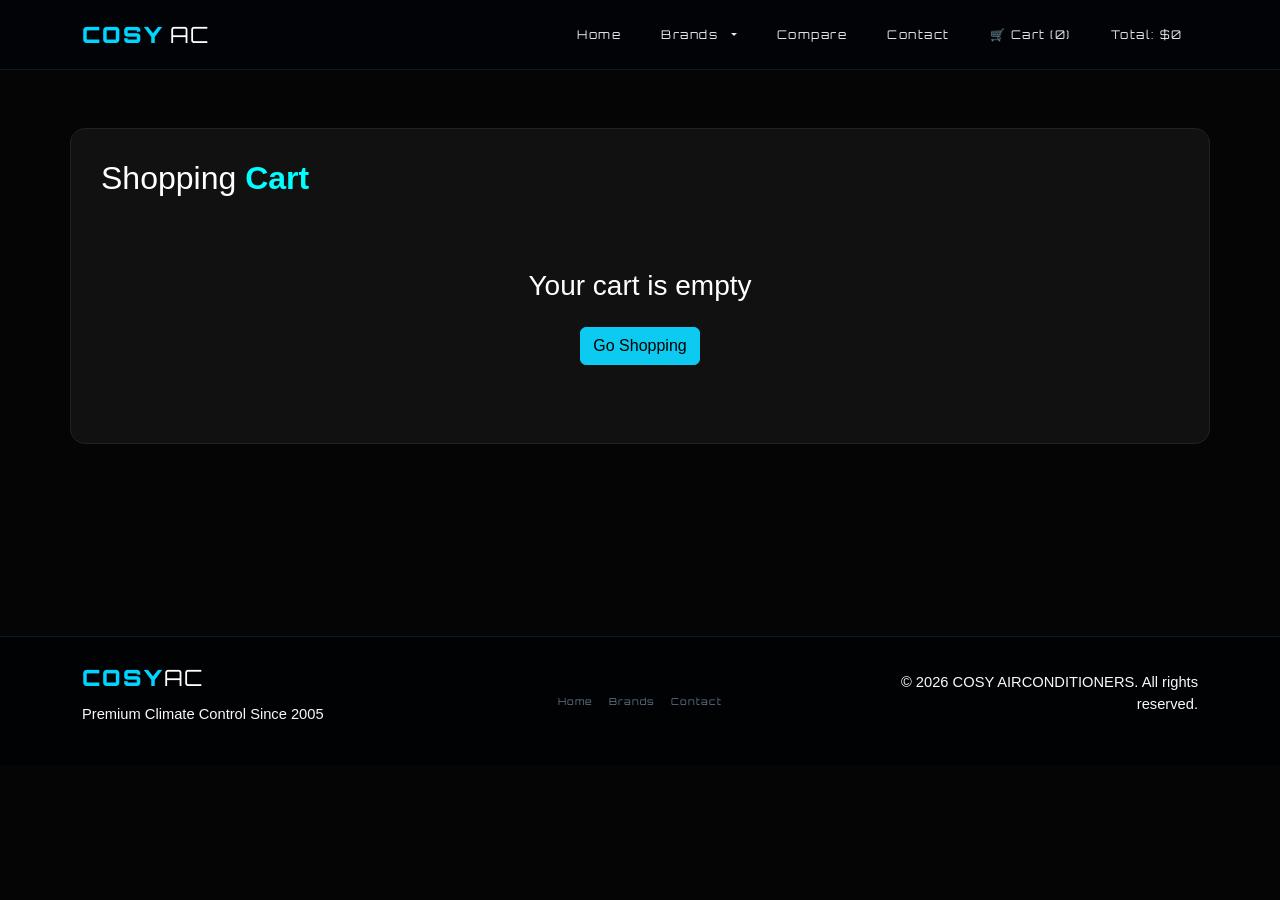
<file: cart.html>
<!DOCTYPE html>
<html lang="en">

<head>
    <meta charset="UTF-8">
    <meta name="viewport" content="width=device-width, initial-scale=1.0">
    <title>Your Cart - COSY AC</title>
    <!-- Bootstrap 5 -->
  <link href="https://cdn.jsdelivr.net/npm/bootstrap@5.3.2/dist/css/bootstrap.min.css" rel="stylesheet" />
  <!-- Google Fonts -->
  <link
    href="https://fonts.googleapis.com/css2?family=Orbitron:wght@400;700;900&family=Rajdhani:wght@300;400;600&display=swap"
    rel="stylesheet" />
  <!-- Bootstrap Icons -->
  <link href="https://cdn.jsdelivr.net/npm/bootstrap-icons@1.11.0/font/bootstrap-icons.css" rel="stylesheet" />

  <link rel="stylesheet" href="css/style.css" />
    <style>
        body {
            background-color: #050505;
            color: white;
            font-family: 'Segoe UI', sans-serif;
        }

        .cart-container {
            margin-top: 100px;
            background: #111;
            padding: 30px;
            border-radius: 15px;
            border: 1px solid #222;
        }

        .table {
            color: white;
            border-color: #333;
        }

        .brand-cyan {
            color: #00ffff;
            font-weight: bold;
        }

        .cart-container{
          margin-top: 10%;
          margin-bottom: 15%;
        }
    </style>
</head>

<body>

  <!-- ========== NAVBAR ========== -->
  <nav class="navbar navbar-expand-lg fixed-top " id="mainNav">
    <div class="container">
      <a class="navbar-brand" href="index.html">
        <span class="brand-cosy">COSY</span>
        <span class="brand-ac">AC</span>
      </a>
      <button class="navbar-toggler " type="button" data-bs-toggle="collapse" data-bs-target="#navMenu">
        <i class="bi bi-grid-3x3-gap-fill text-cyan"></i>
      </button>
      <div class="collapse navbar-collapse" id="navMenu">
        <ul class="navbar-nav ms-auto gap-2 ">
          <li class="nav-item"><a class="nav-link " href="index.html">Home</a></li>
          <li class="nav-item dropdown">
            <a class="nav-link dropdown-toggle " href="#" id="brandsDropdown" role="button" data-bs-toggle="dropdown"
              aria-expanded="false">
              Brands
            </a>

            <ul class="dropdown-menu dropdown-menu-dark custom-dropdown">
              <li><a class="dropdown-item" href="brand.html#all">All Brands</a></li>
              <li><a class="dropdown-item" href="brand.html#samsung">Samsung</a></li>
              <li><a class="dropdown-item" href="brand.html#lg">LG</a></li>
              <li><a class="dropdown-item" href="brand.html#daikin">Daikin</a></li>
              <li><a class="dropdown-item" href="brand.html#whirlpool">Whirlpool</a></li>
              <li><a class="dropdown-item" href="brand.html#haier">Haier</a></li>
              <li><a class="dropdown-item" href="brand.html#gree">Gree</a></li>
            </ul>

          </li>
          <li class="nav-item"><a class="nav-link" href="compare.html">Compare</a></li>
          <li class="nav-item"><a class="nav-link" href="Contact.html">Contact</a></li>
          <li class="nav-item">
            <a class="nav-link" href="cart.html">🛒 Cart (<span id="cart-count">0</span>)</a>
          </li>
          <li class="nav-item">
            <a class="nav-link" href="#">Total: $<span id="total">0</span></a>
          </li>
        </ul>
      </div>
    </div>
  </nav>

    <div class="container cart-container">
        <h2 class="mb-4">Shopping <span class="brand-cyan">Cart</span></h2>

        <div id="cart-content">
            <!-- Ye table hamesha yahan honi chahiye -->
            <table class="table table-dark table-hover">
                <thead>
                    <tr>
                        <th>Product</th>
                        <th>Price</th>
                        <th>Quantity</th>
                        <th>Action</th>
                    </tr>
                </thead>
                <tbody id="cart-table-body">
                    <!-- Products yahan render honge -->
                </tbody>
            </table>

            <div id="cart-summary" class="d-flex justify-content-between align-items-center mt-4">
                <h4>Total: PKR <span id="cart-page-total">0</span></h4>
                <div>
                    <a href="index.html" class="btn btn-outline-light me-2">Back to Shop</a>
                    <button class="btn btn-info" onclick="processPurchase()">Checkout Now</button>
                </div>
            </div>
        </div>
        <!-- Empty message ke liye ek alag container -->
        <div id="empty-msg" class="text-center py-5 d-none">
            <h3 class="text-white">Your cart is empty</h3>
            <a href="index.html" class="btn btn-info mt-3">Go Shopping</a>
        </div>
    </div>

  <!-- ========== FOOTER ========== -->
  <footer class="footer-section">
    <div class="container py-4">
      <div class="row align-items-center">
        <div class="col-md-4">
          <a href="index.html" class="footer-link"><span class="brand-cosy">COSY</span><span class="brand-ac">AC</span></a>
          <p class="mt-2 text-light small">Premium Climate Control Since 2005</p>
        </div>
        <div class="col-md-4 text-center">
          <div class="d-flex justify-content-center gap-3">
            <a href="index.html" class="footer-link">Home</a>
            <a href="brand.html" class="footer-link">Brands</a>
            <!-- <a href="#products" class="footer-link">Products</a> -->
            <a href="Contact.html" class="footer-link">Contact</a>
          </div>
        </div>
        <div class="col-md-4 text-end">
          <p class="text-light small">&copy; 2026 COSY AIRCONDITIONERS. All rights reserved.</p>
        </div>
      </div>
    </div>
  </footer>

  <!-- Bootstrap JS -->
  <script src="https://cdn.jsdelivr.net/npm/bootstrap@5.3.2/dist/js/bootstrap.bundle.min.js"></script>
  <script src="js/app.js"></script>
</body>

</html>
</file>
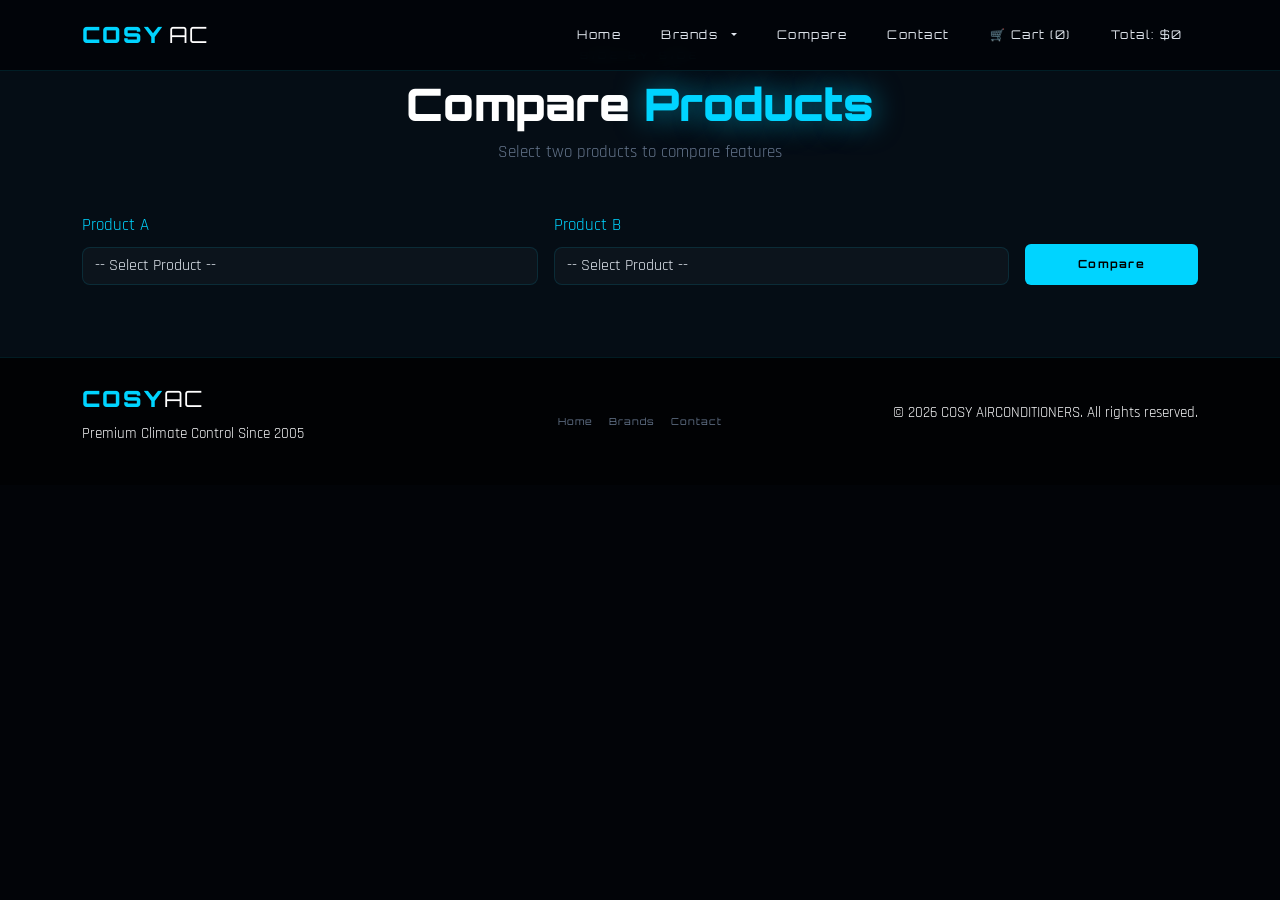
<file: compare.html>
<!DOCTYPE html>
<html lang="en">

<head>
  <meta charset="UTF-8" />
  <meta name="viewport" content="width=device-width, initial-scale=1.0" />
  <title>COSY AIRCONDITIONERS — Premium Climate Control</title>

  <!-- Bootstrap 5 -->
  <link href="https://cdn.jsdelivr.net/npm/bootstrap@5.3.2/dist/css/bootstrap.min.css" rel="stylesheet" />
  <!-- Google Fonts -->
  <link
    href="https://fonts.googleapis.com/css2?family=Orbitron:wght@400;700;900&family=Rajdhani:wght@300;400;600&display=swap"
    rel="stylesheet" />
  <!-- Bootstrap Icons -->
  <link href="https://cdn.jsdelivr.net/npm/bootstrap-icons@1.11.0/font/bootstrap-icons.css" rel="stylesheet" />

  <link rel="stylesheet" href="css/style.css" />
</head>

<body>

  <!-- ========== NAVBAR ========== -->
  <nav class="navbar navbar-expand-lg fixed-top " id="mainNav">
    <div class="container">
      <a class="navbar-brand" href="index.html">
        <span class="brand-cosy">COSY</span>
        <span class="brand-ac">AC</span>
      </a>
      <button class="navbar-toggler " type="button" data-bs-toggle="collapse" data-bs-target="#navMenu">
        <i class="bi bi-grid-3x3-gap-fill text-cyan"></i>
      </button>
      <div class="collapse navbar-collapse" id="navMenu">
        <ul class="navbar-nav ms-auto gap-2 ">
          <li class="nav-item"><a class="nav-link" href="index.html">Home</a></li>
          <li class="nav-item dropdown">
            <a class="nav-link dropdown-toggle " href="#" id="brandsDropdown" role="button" data-bs-toggle="dropdown"
              aria-expanded="false">
              Brands
            </a>

            <ul class="dropdown-menu dropdown-menu-dark custom-dropdown">
              <li><a class="dropdown-item" href="brand.html#all">All Brands</a></li>
              <li><a class="dropdown-item" href="brand.html#samsung">Samsung</a></li>
              <li><a class="dropdown-item" href="brand.html#lg">LG</a></li>
              <li><a class="dropdown-item" href="brand.html#daikin">Daikin</a></li>
              <li><a class="dropdown-item" href="brand.html#whirlpool">Whirlpool</a></li>
              <li><a class="dropdown-item" href="brand.html#haier">Haier</a></li>
              <li><a class="dropdown-item" href="brand.html#gree">Gree</a></li>
            </ul>

          </li>
          <li class="nav-item"><a class="nav-link" href="compare.html">Compare</a></li>
          <li class="nav-item"><a class="nav-link" href="Contact.html">Contact</a></li>
          <li class="nav-item">
            <a class="nav-link" href="cart.html">🛒 Cart (<span id="cart-count">0</span>)</a>
          </li>
          <li class="nav-item">
            <a class="nav-link" href="#">Total: $<span id="total">0</span></a>
          </li>
        </ul>
      </div>
    </div>
  </nav>

  <!-- ========== COMPARE ========== -->
<section id="compare" class="section-dark py-5">
  <div class="container">
    <div class="section-header text-center mb-5">
      <p class="section-label">SIDE BY SIDE</p>
      <h2 class="section-title">Compare <span class="glow-text">Products</span></h2>
      <p class="section-sub">Select two products to compare features</p>
    </div>

    <div class="row g-3 mb-4 justify-content-center">
      <div class="col-md-5">
        <label class="form-label text-cyan">Product A</label>
        <select class="form-select select-glow" id="compareA">
          <option value="">-- Select Product --</option>
          <!-- JavaScript loop yahan automatic options generate karega -->
        </select>
      </div>
      <div class="col-md-5">
        <label class="form-label text-cyan">Product B</label>
        <select class="form-select select-glow" id="compareB">
          <option value="">-- Select Product --</option>
          <!-- JavaScript loop yahan automatic options generate karega -->
        </select>
      </div>
      <div class="col-md-2 d-flex align-items-end">
        <button class="btn btn-glow w-100" onclick="compareProducts()">Compare</button>
      </div>
    </div>

    <div id="compareResult" class="d-none">
      <div class="compare-table-wrap">
        <table class="table compare-table">
          <thead>
            <tr>
              <th>Feature</th>
              <th id="colA">Product A</th>
              <th id="colB">Product B</th>
            </tr>
          </thead>
          <tbody id="compareBody"></tbody>
        </table>
      </div>
    </div>
  </div>
</section>




  <!-- ========== FOOTER ========== -->
  <footer class="footer-section">
    <div class="container py-4">
      <div class="row align-items-center">
        <div class="col-md-4">
          <a href="index.html" class="footer-link"><span class="brand-cosy">COSY</span><span class="brand-ac">AC</span></a>
          <p class="mt-2 text-light small">Premium Climate Control Since 2005</p>
        </div>
        <div class="col-md-4 text-center">
          <div class="d-flex justify-content-center gap-3">
            <a href="index.html" class="footer-link">Home</a>
            <a href="brand.html" class="footer-link">Brands</a>
            <!-- <a href="#products" class="footer-link">Products</a> -->
            <a href="Contact.html" class="footer-link">Contact</a>
          </div>
        </div>
        <div class="col-md-4 text-end">
          <p class="text-light small">&copy; 2026 COSY AIRCONDITIONERS. All rights reserved.</p>
        </div>
      </div>
    </div>
  </footer>

  <!-- Bootstrap JS -->
  <script src="https://cdn.jsdelivr.net/npm/bootstrap@5.3.2/dist/js/bootstrap.bundle.min.js"></script>
  <script src="js/app.js"></script>
</body>

</html>
</file>
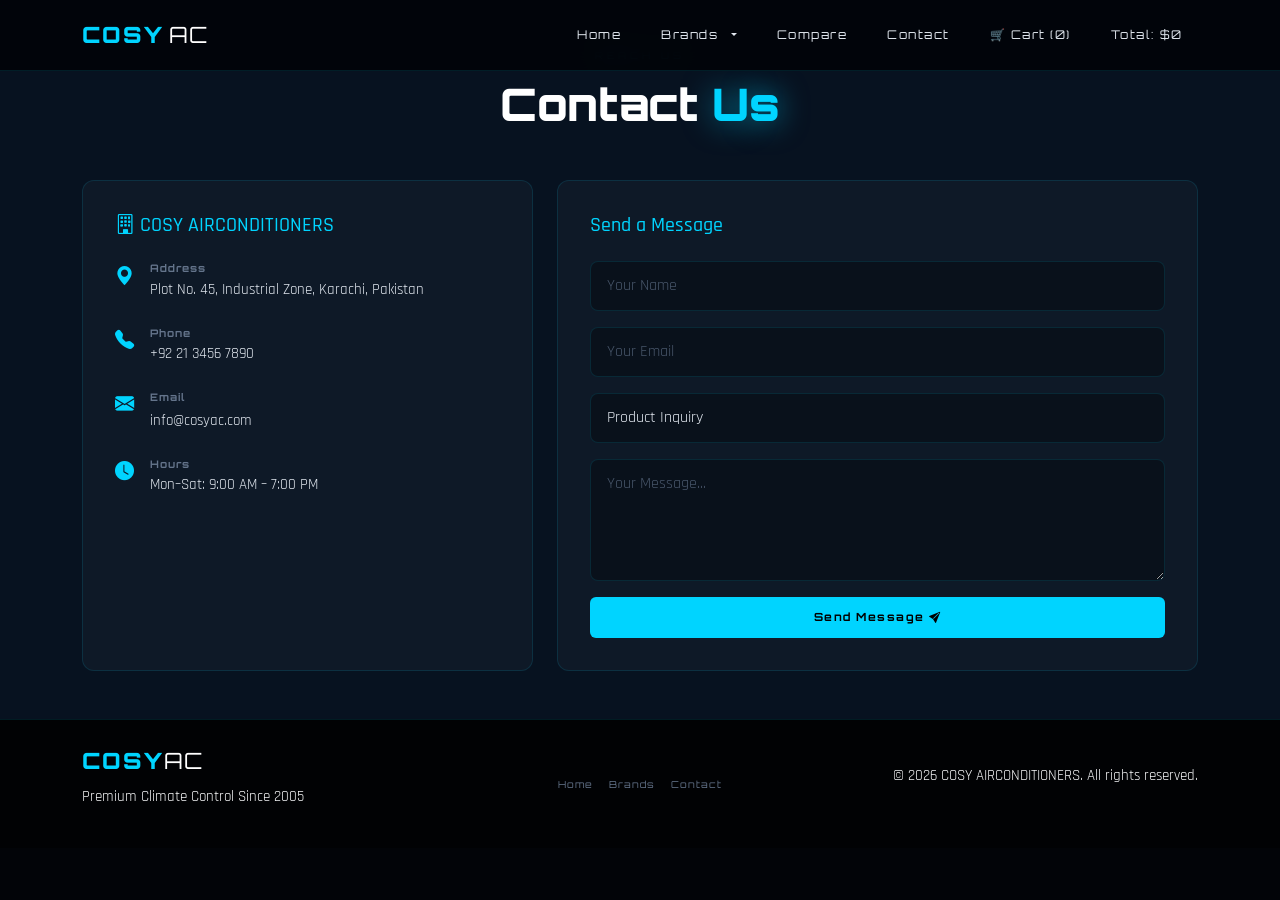
<file: Contact.html>
<!DOCTYPE html>
<html lang="en">

<head>
    <meta charset="UTF-8">
    <meta name="viewport" content="width=device-width, initial-scale=1.0">
    <title>Contact</title>
    <!-- Bootstrap 5 -->
    <link href="https://cdn.jsdelivr.net/npm/bootstrap@5.3.2/dist/css/bootstrap.min.css" rel="stylesheet" />
    <!-- Google Fonts -->
    <link
        href="https://fonts.googleapis.com/css2?family=Orbitron:wght@400;700;900&family=Rajdhani:wght@300;400;600&display=swap"
        rel="stylesheet" />
    <!-- Bootstrap Icons -->
    <link href="https://cdn.jsdelivr.net/npm/bootstrap-icons@1.11.0/font/bootstrap-icons.css" rel="stylesheet" />

    <link rel="stylesheet" href="css/style.css" />
</head>

<body>
    <!-- ========== NAVBAR ========== -->
    <nav class="navbar navbar-expand-lg fixed-top " id="mainNav">
        <div class="container">
            <a class="navbar-brand" href="index.html">
                <span class="brand-cosy">COSY</span>
                <span class="brand-ac">AC</span>
            </a>
            <button class="navbar-toggler " type="button" data-bs-toggle="collapse" data-bs-target="#navMenu">
                <i class="bi bi-grid-3x3-gap-fill text-cyan"></i>
            </button>
            <div class="collapse navbar-collapse" id="navMenu">
                <ul class="navbar-nav ms-auto gap-2 ">
                    <li class="nav-item"><a class="nav-link " href="index.html">Home</a></li>
                    <li class="nav-item dropdown">
                        <a class="nav-link dropdown-toggle " href="#" id="brandsDropdown" role="button"
                            data-bs-toggle="dropdown" aria-expanded="false">
                            Brands
                        </a>

                        <ul class="dropdown-menu dropdown-menu-dark custom-dropdown">
                            <li><a class="dropdown-item" href="brand.html#all">All Brands</a></li>
                            <li><a class="dropdown-item" href="brand.html#samsung">Samsung</a></li>
                            <li><a class="dropdown-item" href="brand.html#lg">LG</a></li>
                            <li><a class="dropdown-item" href="brand.html#daikin">Daikin</a></li>
                            <li><a class="dropdown-item" href="brand.html#whirlpool">Whirlpool</a></li>
                            <li><a class="dropdown-item" href="brand.html#haier">Haier</a></li>
                            <li><a class="dropdown-item" href="brand.html#gree">Gree</a></li>
                        </ul>

                    </li>
                    <li class="nav-item"><a class="nav-link" href="compare.html">Compare</a></li>
                    <li class="nav-item"><a class="nav-link" href="Contact.html">Contact</a></li>
                    <li class="nav-item">
                        <a class="nav-link" href="cart.html">🛒 Cart (<span id="cart-count">0</span>)</a>
                    </li>
                    <li class="nav-item">
                        <a class="nav-link" href="#">Total: $<span id="total">0</span></a>
                    </li>
                </ul>
            </div>
        </div>
    </nav>
    <!-- ========== CONTACT ========== -->
    <section id="contact" class="section-darker py-5">
        <div class="container">
            <div class="section-header text-center mb-5">
                <p class="section-label">REACH US</p>
                <h2 class="section-title">Contact <span class="glow-text">Us</span></h2>
            </div>
            <div class="row g-4">
                <div class="col-lg-5">
                    <div class="contact-info-card">
                        <h5 class="text-cyan mb-4"><i class="bi bi-building"></i> COSY AIRCONDITIONERS</h5>
                        <div class="contact-item">
                            <i class="bi bi-geo-alt-fill"></i>
                            <div>
                                <strong>Address</strong>
                                <p>Plot No. 45, Industrial Zone, Karachi, Pakistan</p>
                            </div>
                        </div>
                        <div class="contact-item">
                            <i class="bi bi-telephone-fill"></i>
                            <div>
                                <strong>Phone</strong>
                                <p>+92 21 3456 7890</p>
                            </div>
                        </div>
                        <div class="contact-item">
                            <i class="bi bi-envelope-fill"></i>
                            <div>
                                <strong>Email</strong>
                                <a href="mailto:info@cosyac.com">info@cosyac.com</a>
                            </div>
                        </div>
                        <div class="contact-item">
                            <i class="bi bi-clock-fill"></i>
                            <div>
                                <strong>Hours</strong>
                                <p>Mon–Sat: 9:00 AM – 7:00 PM</p>
                            </div>
                        </div>
                    </div>
                </div>
                <div class="col-lg-7">
                    <div class="contact-form-card">
                        <h5 class="text-cyan mb-4">Send a Message</h5>
                        <div class="mb-3">
                            <input type="text" class="form-control input-glow" placeholder="Your Name" />
                        </div>
                        <div class="mb-3">
                            <input type="email" class="form-control input-glow" placeholder="Your Email" />
                        </div>
                        <div class="mb-3">
                            <select class="form-select input-glow">
                                <option>Product Inquiry</option>
                                <option>After-Sales Service</option>
                                <option>Installation Request</option>
                                <option>Other</option>
                            </select>
                        </div>
                        <div class="mb-3">
                            <textarea class="form-control input-glow" rows="4" placeholder="Your Message..."></textarea>
                        </div>
                        <button class="btn btn-glow w-100" onclick="sendMsg()">Send Message <i
                                class="bi bi-send-fill"></i></button>
                        <div id="msgSuccess" class="alert-glow d-none mt-3">
                            <i class="bi bi-check-circle-fill"></i> Message sent! We'll reply within 24 hours.
                        </div>
                    </div>
                </div>
            </div>
        </div>
    </section>
    <!-- ========== FOOTER ========== -->
    <footer class="footer-section">
        <div class="container py-4">
            <div class="row align-items-center">
                <div class="col-md-4">
                    <a href="index.html" class="footer-link"><span class="brand-cosy">COSY</span><span
                            class="brand-ac">AC</span></a>
                    <p class="mt-2 text-light small">Premium Climate Control Since 2005</p>
                </div>
                <div class="col-md-4 text-center">
                    <div class="d-flex justify-content-center gap-3">
                        <a href="index.html" class="footer-link">Home</a>
                        <a href="brand.html" class="footer-link">Brands</a>
                        <!-- <a href="#products" class="footer-link">Products</a> -->
                        <a href="Contact.html" class="footer-link">Contact</a>
                    </div>
                </div>
                <div class="col-md-4 text-end">
                    <p class="text-light small">&copy; 2026 COSY AIRCONDITIONERS. All rights reserved.</p>
                </div>
            </div>
        </div>
    </footer>

    <!-- Bootstrap JS -->
    <script src="https://cdn.jsdelivr.net/npm/bootstrap@5.3.2/dist/js/bootstrap.bundle.min.js"></script>
    <script src="js/app.js"></script>
</body>

</html>
</file>
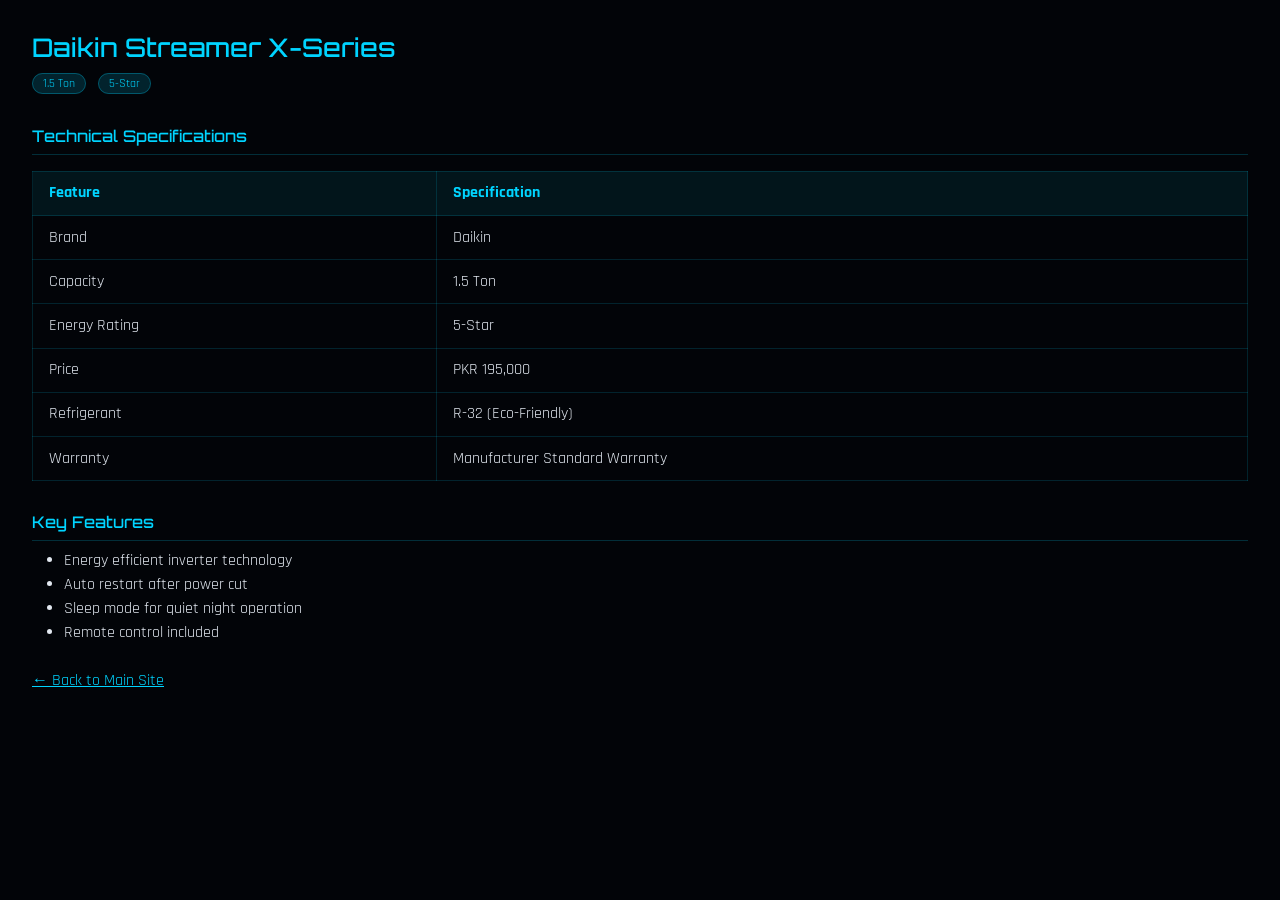
<file: docs/daikin-streamer.html>
<!DOCTYPE html>
<html lang="en">
<head>
  <meta charset="UTF-8"/>
  <title>Daikin Streamer X-Series Details</title>
  <link href="https://cdn.jsdelivr.net/npm/bootstrap@5.3.2/dist/css/bootstrap.min.css" rel="stylesheet"/>
  <link href="https://fonts.googleapis.com/css2?family=Orbitron:wght@700&family=Rajdhani&display=swap" rel="stylesheet"/>
  <style>
    body{background:#020408;color:#e2e8f0;font-family:Rajdhani,sans-serif;padding:2rem;}
    h1{font-family:Orbitron,monospace;color:#00d4ff;font-size:1.6rem;}
    h2{font-family:Orbitron,monospace;color:#00d4ff;font-size:1rem;margin-top:2rem;border-bottom:1px solid rgba(0,212,255,.2);padding-bottom:.5rem;}
    table{width:100%;border-collapse:collapse;margin-top:1rem;}
    td,th{border:1px solid rgba(0,212,255,.15);padding:.6rem 1rem;}
    th{background:rgba(0,212,255,.08);color:#00d4ff;}
    .bc{background:rgba(0,212,255,.15);color:#00d4ff;border:1px solid rgba(0,212,255,.3);border-radius:20px;padding:2px 10px;font-size:.75rem;}
  </style>
</head>
<body>
  <h1>Daikin Streamer X-Series</h1>
  <p class="mt-2"><span class="bc">1.5 Ton</span> &nbsp; <span class="bc">5-Star</span></p>
  <h2>Technical Specifications</h2>
  <table>
    <tr><th>Feature</th><th>Specification</th></tr>
    <tr><td>Brand</td><td>Daikin</td></tr>
    <tr><td>Capacity</td><td>1.5 Ton</td></tr>
    <tr><td>Energy Rating</td><td>5-Star</td></tr>
    <tr><td>Price</td><td>PKR 195,000</td></tr>
    <tr><td>Refrigerant</td><td>R-32 (Eco-Friendly)</td></tr>
    <tr><td>Warranty</td><td>Manufacturer Standard Warranty</td></tr>
  </table>
  <h2>Key Features</h2>
  <ul>
    <li>Energy efficient inverter technology</li>
    <li>Auto restart after power cut</li>
    <li>Sleep mode for quiet night operation</li>
    <li>Remote control included</li>
  </ul>
  <p class="mt-4"><a href="../index.html" style="color:#00d4ff">&#8592; Back to Main Site</a></p>
</body>
</html>
</file>
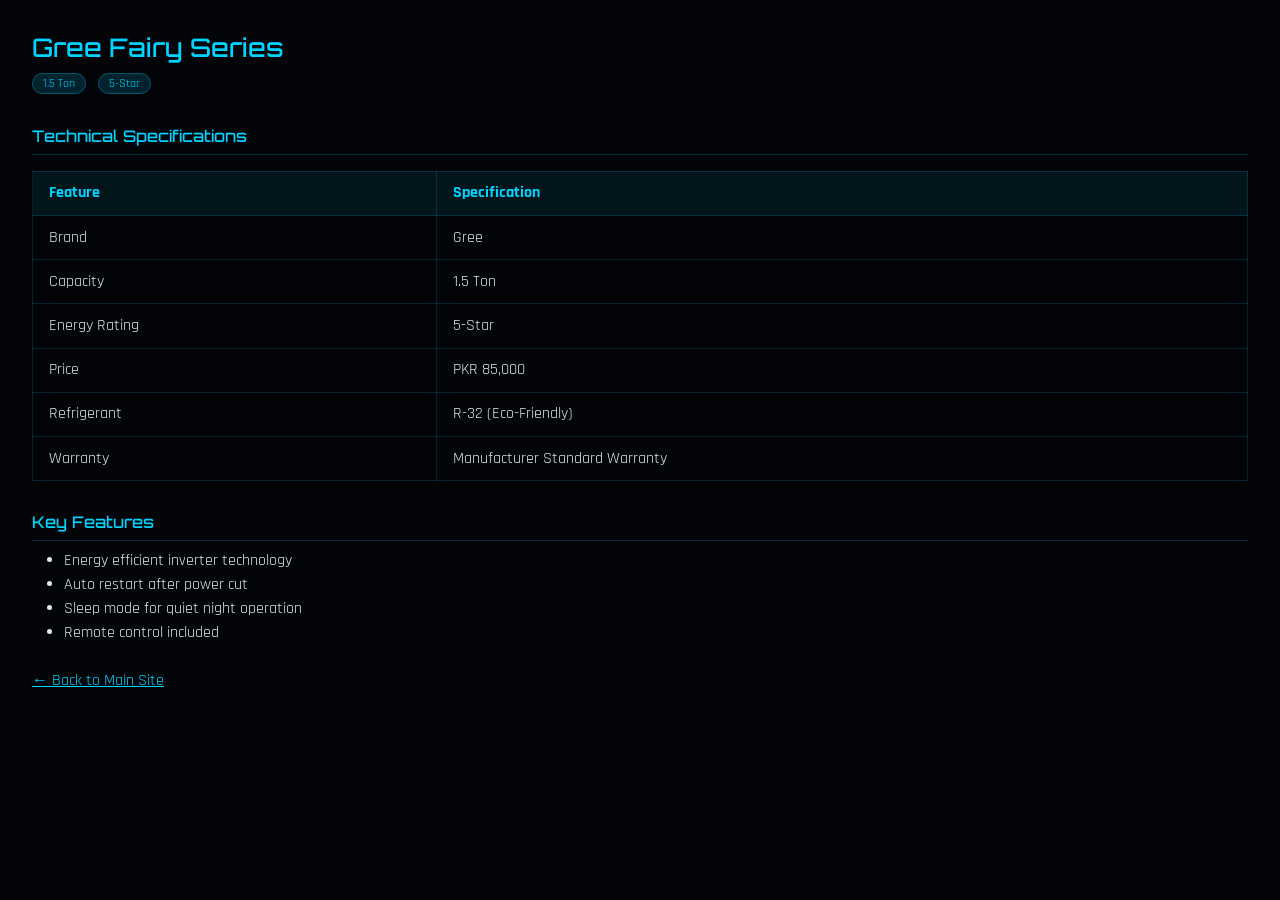
<file: docs/gree-fairy.html>
<!DOCTYPE html>
<html lang="en">
<head>
  <meta charset="UTF-8"/>
  <title>Gree Fairy Series Details</title>
  <link href="https://cdn.jsdelivr.net/npm/bootstrap@5.3.2/dist/css/bootstrap.min.css" rel="stylesheet"/>
  <link href="https://fonts.googleapis.com/css2?family=Orbitron:wght@700&family=Rajdhani&display=swap" rel="stylesheet"/>
  <style>
    body{background:#020408;color:#e2e8f0;font-family:Rajdhani,sans-serif;padding:2rem;}
    h1{font-family:Orbitron,monospace;color:#00d4ff;font-size:1.6rem;}
    h2{font-family:Orbitron,monospace;color:#00d4ff;font-size:1rem;margin-top:2rem;border-bottom:1px solid rgba(0,212,255,.2);padding-bottom:.5rem;}
    table{width:100%;border-collapse:collapse;margin-top:1rem;}
    td,th{border:1px solid rgba(0,212,255,.15);padding:.6rem 1rem;}
    th{background:rgba(0,212,255,.08);color:#00d4ff;}
    .bc{background:rgba(0,212,255,.15);color:#00d4ff;border:1px solid rgba(0,212,255,.3);border-radius:20px;padding:2px 10px;font-size:.75rem;}
  </style>
</head>
<body>
  <h1>Gree Fairy Series</h1>
  <p class="mt-2"><span class="bc">1.5 Ton</span> &nbsp; <span class="bc">5-Star</span></p>
  <h2>Technical Specifications</h2>
  <table>
    <tr><th>Feature</th><th>Specification</th></tr>
    <tr><td>Brand</td><td>Gree</td></tr>
    <tr><td>Capacity</td><td>1.5 Ton</td></tr>
    <tr><td>Energy Rating</td><td>5-Star</td></tr>
    <tr><td>Price</td><td>PKR 85,000</td></tr>
    <tr><td>Refrigerant</td><td>R-32 (Eco-Friendly)</td></tr>
    <tr><td>Warranty</td><td>Manufacturer Standard Warranty</td></tr>
  </table>
  <h2>Key Features</h2>
  <ul>
    <li>Energy efficient inverter technology</li>
    <li>Auto restart after power cut</li>
    <li>Sleep mode for quiet night operation</li>
    <li>Remote control included</li>
  </ul>
  <p class="mt-4"><a href="../index.html" style="color:#00d4ff">&#8592; Back to Main Site</a></p>
</body>
</html>
</file>
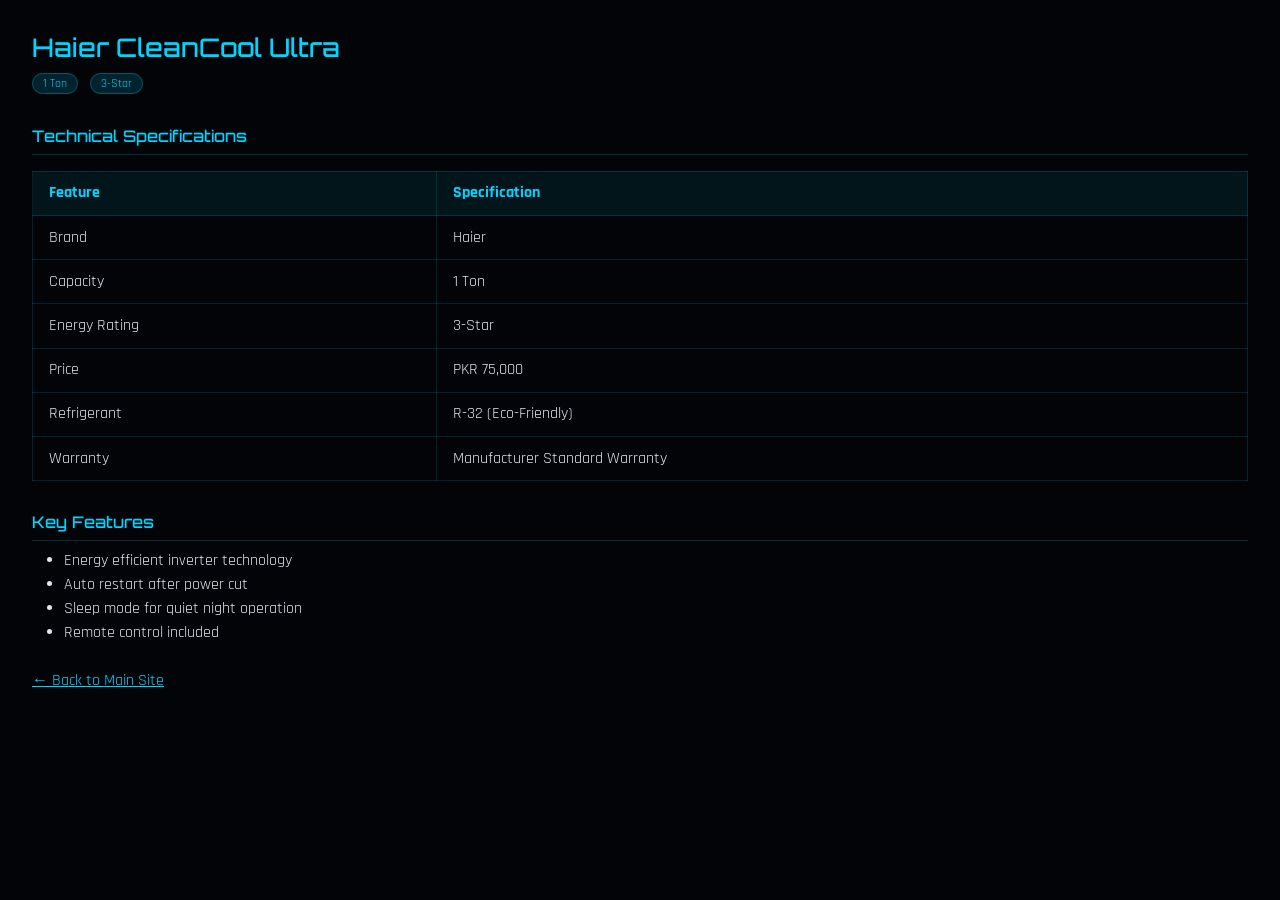
<file: docs/haier-cleancool.html>
<!DOCTYPE html>
<html lang="en">
<head>
  <meta charset="UTF-8"/>
  <title>Haier CleanCool Ultra Details</title>
  <link href="https://cdn.jsdelivr.net/npm/bootstrap@5.3.2/dist/css/bootstrap.min.css" rel="stylesheet"/>
  <link href="https://fonts.googleapis.com/css2?family=Orbitron:wght@700&family=Rajdhani&display=swap" rel="stylesheet"/>
  <style>
    body{background:#020408;color:#e2e8f0;font-family:Rajdhani,sans-serif;padding:2rem;}
    h1{font-family:Orbitron,monospace;color:#00d4ff;font-size:1.6rem;}
    h2{font-family:Orbitron,monospace;color:#00d4ff;font-size:1rem;margin-top:2rem;border-bottom:1px solid rgba(0,212,255,.2);padding-bottom:.5rem;}
    table{width:100%;border-collapse:collapse;margin-top:1rem;}
    td,th{border:1px solid rgba(0,212,255,.15);padding:.6rem 1rem;}
    th{background:rgba(0,212,255,.08);color:#00d4ff;}
    .bc{background:rgba(0,212,255,.15);color:#00d4ff;border:1px solid rgba(0,212,255,.3);border-radius:20px;padding:2px 10px;font-size:.75rem;}
  </style>
</head>
<body>
  <h1>Haier CleanCool Ultra</h1>
  <p class="mt-2"><span class="bc">1 Ton</span> &nbsp; <span class="bc">3-Star</span></p>
  <h2>Technical Specifications</h2>
  <table>
    <tr><th>Feature</th><th>Specification</th></tr>
    <tr><td>Brand</td><td>Haier</td></tr>
    <tr><td>Capacity</td><td>1 Ton</td></tr>
    <tr><td>Energy Rating</td><td>3-Star</td></tr>
    <tr><td>Price</td><td>PKR 75,000</td></tr>
    <tr><td>Refrigerant</td><td>R-32 (Eco-Friendly)</td></tr>
    <tr><td>Warranty</td><td>Manufacturer Standard Warranty</td></tr>
  </table>
  <h2>Key Features</h2>
  <ul>
    <li>Energy efficient inverter technology</li>
    <li>Auto restart after power cut</li>
    <li>Sleep mode for quiet night operation</li>
    <li>Remote control included</li>
  </ul>
  <p class="mt-4"><a href="../index.html" style="color:#00d4ff">&#8592; Back to Main Site</a></p>
</body>
</html>
</file>
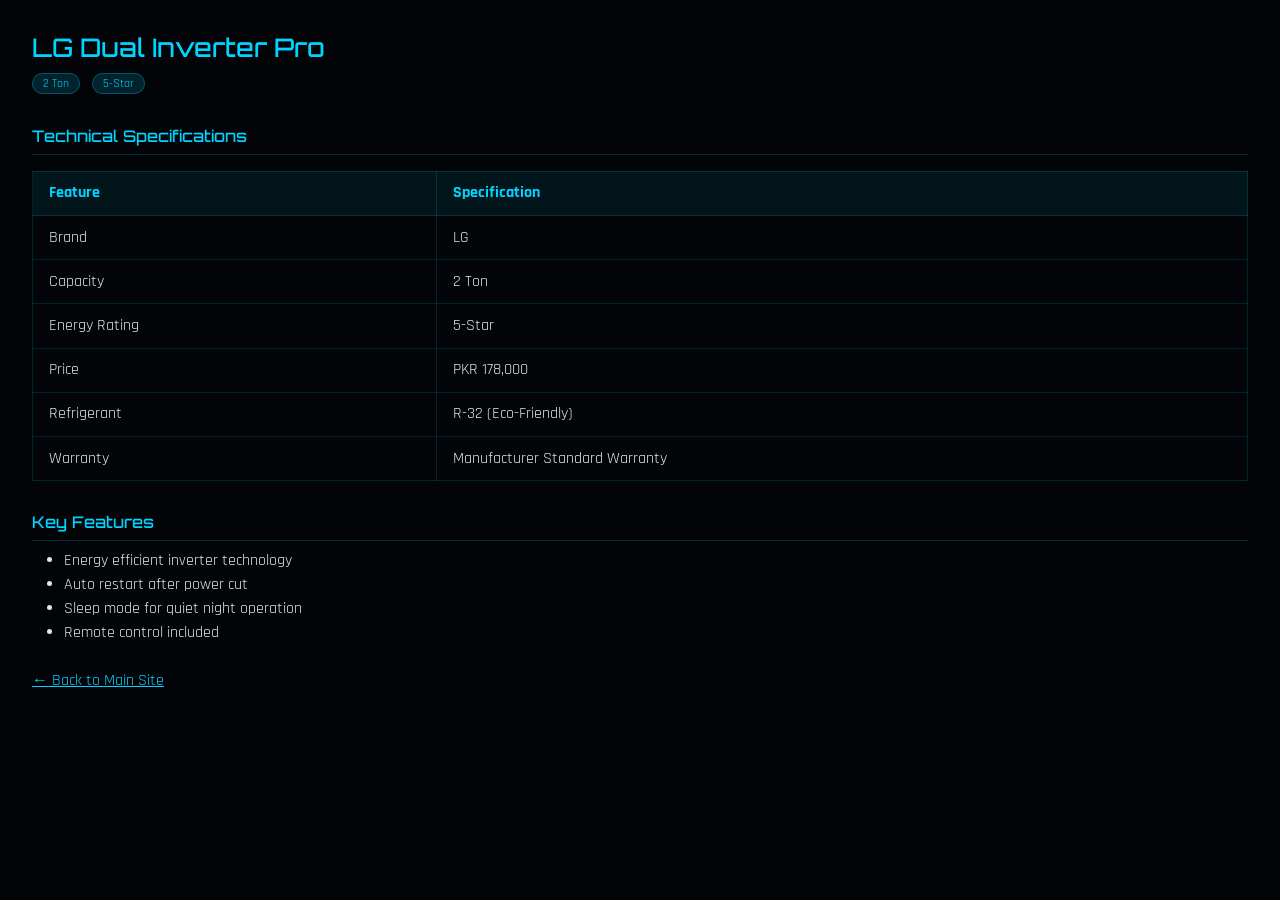
<file: docs/lg-dual-inverter-pro.html>
<!DOCTYPE html>
<html lang="en">
<head>
  <meta charset="UTF-8"/>
  <title>LG Dual Inverter Pro Details</title>
  <link href="https://cdn.jsdelivr.net/npm/bootstrap@5.3.2/dist/css/bootstrap.min.css" rel="stylesheet"/>
  <link href="https://fonts.googleapis.com/css2?family=Orbitron:wght@700&family=Rajdhani&display=swap" rel="stylesheet"/>
  <style>
    body{background:#020408;color:#e2e8f0;font-family:Rajdhani,sans-serif;padding:2rem;}
    h1{font-family:Orbitron,monospace;color:#00d4ff;font-size:1.6rem;}
    h2{font-family:Orbitron,monospace;color:#00d4ff;font-size:1rem;margin-top:2rem;border-bottom:1px solid rgba(0,212,255,.2);padding-bottom:.5rem;}
    table{width:100%;border-collapse:collapse;margin-top:1rem;}
    td,th{border:1px solid rgba(0,212,255,.15);padding:.6rem 1rem;}
    th{background:rgba(0,212,255,.08);color:#00d4ff;}
    .bc{background:rgba(0,212,255,.15);color:#00d4ff;border:1px solid rgba(0,212,255,.3);border-radius:20px;padding:2px 10px;font-size:.75rem;}
  </style>
</head>
<body>
  <h1>LG Dual Inverter Pro</h1>
  <p class="mt-2"><span class="bc">2 Ton</span> &nbsp; <span class="bc">5-Star</span></p>
  <h2>Technical Specifications</h2>
  <table>
    <tr><th>Feature</th><th>Specification</th></tr>
    <tr><td>Brand</td><td>LG</td></tr>
    <tr><td>Capacity</td><td>2 Ton</td></tr>
    <tr><td>Energy Rating</td><td>5-Star</td></tr>
    <tr><td>Price</td><td>PKR 178,000</td></tr>
    <tr><td>Refrigerant</td><td>R-32 (Eco-Friendly)</td></tr>
    <tr><td>Warranty</td><td>Manufacturer Standard Warranty</td></tr>
  </table>
  <h2>Key Features</h2>
  <ul>
    <li>Energy efficient inverter technology</li>
    <li>Auto restart after power cut</li>
    <li>Sleep mode for quiet night operation</li>
    <li>Remote control included</li>
  </ul>
  <p class="mt-4"><a href="../index.html" style="color:#00d4ff">&#8592; Back to Main Site</a></p>
</body>
</html>
</file>
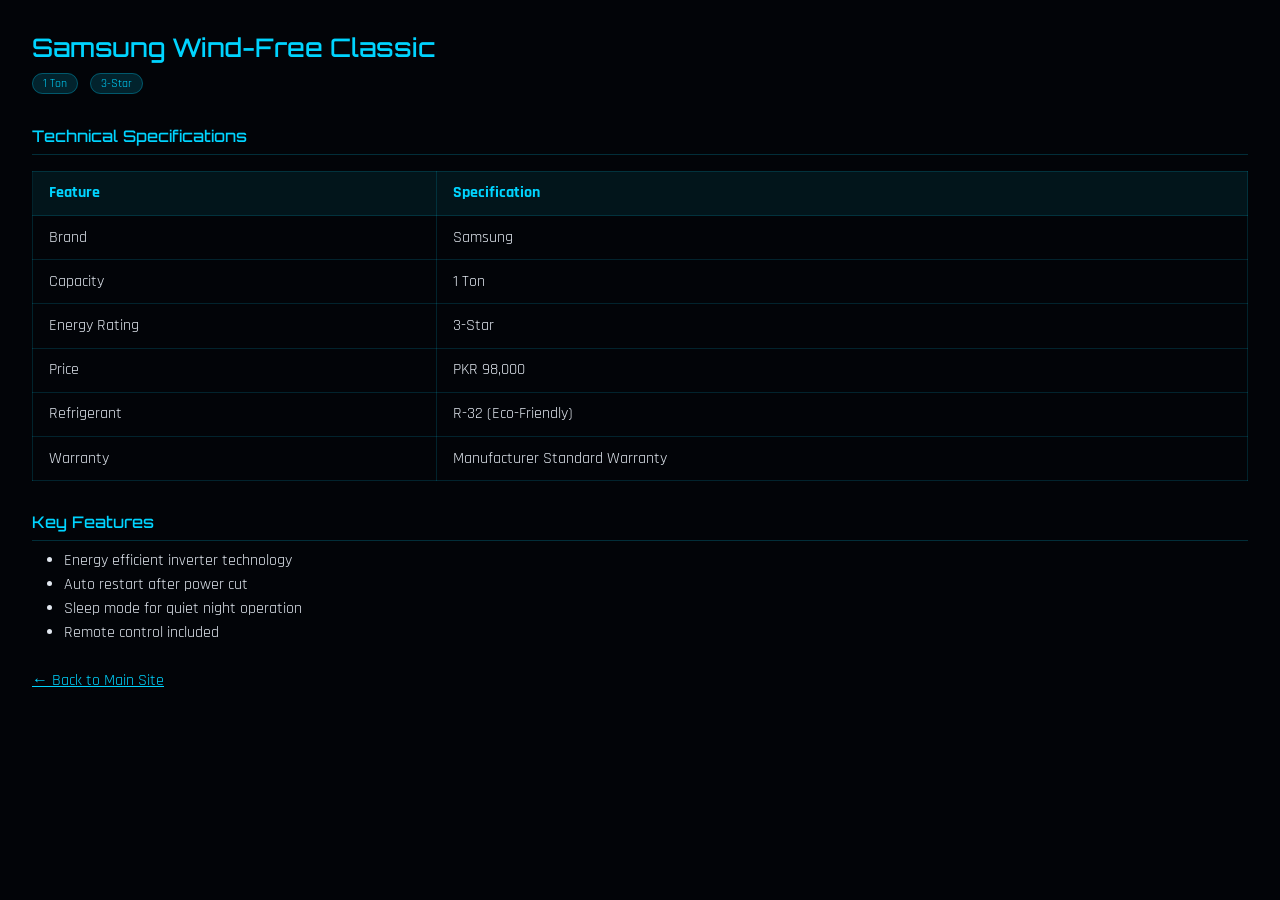
<file: docs/samsung-classic.html>
<!DOCTYPE html>
<html lang="en">
<head>
  <meta charset="UTF-8"/>
  <title>Samsung Wind-Free Classic Details</title>
  <link href="https://cdn.jsdelivr.net/npm/bootstrap@5.3.2/dist/css/bootstrap.min.css" rel="stylesheet"/>
  <link href="https://fonts.googleapis.com/css2?family=Orbitron:wght@700&family=Rajdhani&display=swap" rel="stylesheet"/>
  <style>
    body{background:#020408;color:#e2e8f0;font-family:Rajdhani,sans-serif;padding:2rem;}
    h1{font-family:Orbitron,monospace;color:#00d4ff;font-size:1.6rem;}
    h2{font-family:Orbitron,monospace;color:#00d4ff;font-size:1rem;margin-top:2rem;border-bottom:1px solid rgba(0,212,255,.2);padding-bottom:.5rem;}
    table{width:100%;border-collapse:collapse;margin-top:1rem;}
    td,th{border:1px solid rgba(0,212,255,.15);padding:.6rem 1rem;}
    th{background:rgba(0,212,255,.08);color:#00d4ff;}
    .bc{background:rgba(0,212,255,.15);color:#00d4ff;border:1px solid rgba(0,212,255,.3);border-radius:20px;padding:2px 10px;font-size:.75rem;}
  </style>
</head>
<body>
  <h1>Samsung Wind-Free Classic</h1>
  <p class="mt-2"><span class="bc">1 Ton</span> &nbsp; <span class="bc">3-Star</span></p>
  <h2>Technical Specifications</h2>
  <table>
    <tr><th>Feature</th><th>Specification</th></tr>
    <tr><td>Brand</td><td>Samsung</td></tr>
    <tr><td>Capacity</td><td>1 Ton</td></tr>
    <tr><td>Energy Rating</td><td>3-Star</td></tr>
    <tr><td>Price</td><td>PKR 98,000</td></tr>
    <tr><td>Refrigerant</td><td>R-32 (Eco-Friendly)</td></tr>
    <tr><td>Warranty</td><td>Manufacturer Standard Warranty</td></tr>
  </table>
  <h2>Key Features</h2>
  <ul>
    <li>Energy efficient inverter technology</li>
    <li>Auto restart after power cut</li>
    <li>Sleep mode for quiet night operation</li>
    <li>Remote control included</li>
  </ul>
  <p class="mt-4"><a href="../index.html" style="color:#00d4ff">&#8592; Back to Main Site</a></p>
</body>
</html>
</file>
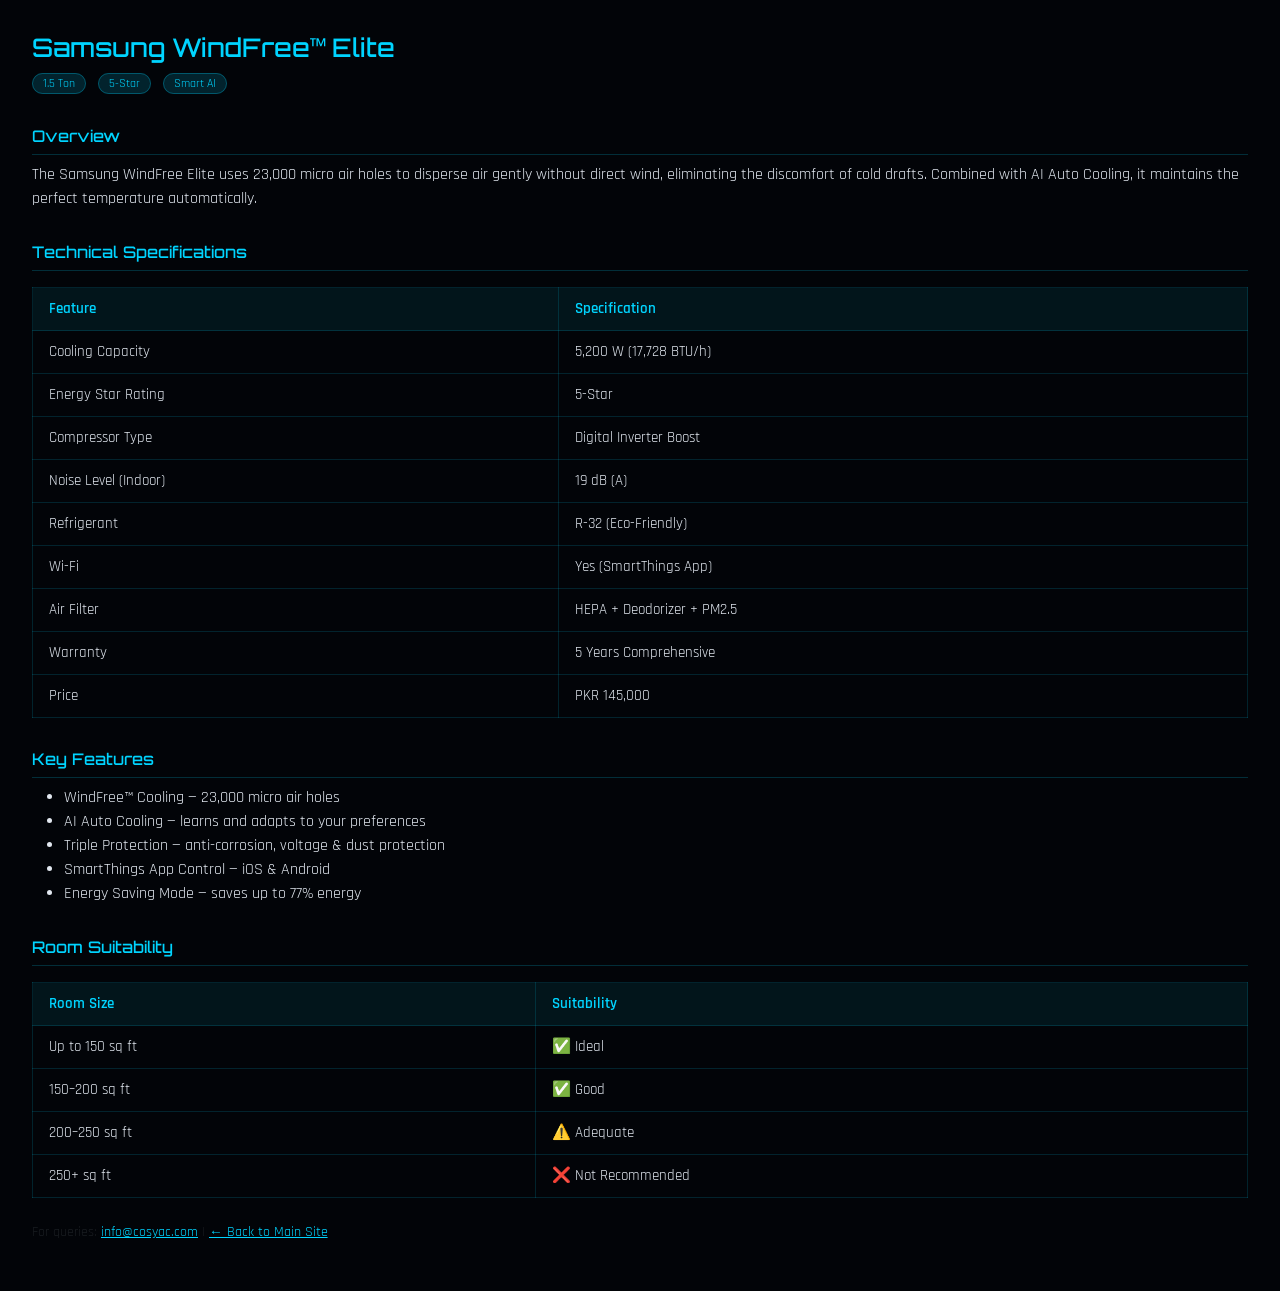
<file: docs/samsung-windfree-elite.html>
<!DOCTYPE html>
<html lang="en">
<head>
  <meta charset="UTF-8"/>
  <title>Samsung WindFree Elite — Product Details</title>
  <link href="https://cdn.jsdelivr.net/npm/bootstrap@5.3.2/dist/css/bootstrap.min.css" rel="stylesheet"/>
  <link href="https://fonts.googleapis.com/css2?family=Orbitron:wght@700&family=Rajdhani:wght@400;600&display=swap" rel="stylesheet"/>
  <style>
    body { background:#020408; color:#e2e8f0; font-family:'Rajdhani',sans-serif; padding:2rem; }
    h1,h2 { font-family:'Orbitron',monospace; }
    h1 { color:#00d4ff; font-size:1.6rem; }
    h2 { color:#00d4ff; font-size:1rem; margin-top:2rem; border-bottom:1px solid rgba(0,212,255,.2); padding-bottom:.5rem; }
    table { width:100%; border-collapse:collapse; margin-top:1rem; }
    td,th { border:1px solid rgba(0,212,255,.15); padding:.6rem 1rem; font-size:.95rem; }
    th { background:rgba(0,212,255,.08); color:#00d4ff; font-weight:600; }
    .badge-cyan { background:rgba(0,212,255,.15); color:#00d4ff; border:1px solid rgba(0,212,255,.3); border-radius:20px; padding:2px 10px; font-size:.75rem; }
  </style>
</head>
<body>
  <h1>Samsung WindFree™ Elite</h1>
  <p class="mt-2"><span class="badge-cyan">1.5 Ton</span> &nbsp; <span class="badge-cyan">5-Star</span> &nbsp; <span class="badge-cyan">Smart AI</span></p>

  <h2>Overview</h2>
  <p>The Samsung WindFree Elite uses 23,000 micro air holes to disperse air gently without direct wind, eliminating the discomfort of cold drafts. Combined with AI Auto Cooling, it maintains the perfect temperature automatically.</p>

  <h2>Technical Specifications</h2>
  <table>
    <tr><th>Feature</th><th>Specification</th></tr>
    <tr><td>Cooling Capacity</td><td>5,200 W (17,728 BTU/h)</td></tr>
    <tr><td>Energy Star Rating</td><td>5-Star</td></tr>
    <tr><td>Compressor Type</td><td>Digital Inverter Boost</td></tr>
    <tr><td>Noise Level (Indoor)</td><td>19 dB (A)</td></tr>
    <tr><td>Refrigerant</td><td>R-32 (Eco-Friendly)</td></tr>
    <tr><td>Wi-Fi</td><td>Yes (SmartThings App)</td></tr>
    <tr><td>Air Filter</td><td>HEPA + Deodorizer + PM2.5</td></tr>
    <tr><td>Warranty</td><td>5 Years Comprehensive</td></tr>
    <tr><td>Price</td><td>PKR 145,000</td></tr>
  </table>

  <h2>Key Features</h2>
  <ul>
    <li>WindFree™ Cooling — 23,000 micro air holes</li>
    <li>AI Auto Cooling — learns and adapts to your preferences</li>
    <li>Triple Protection — anti-corrosion, voltage & dust protection</li>
    <li>SmartThings App Control — iOS & Android</li>
    <li>Energy Saving Mode — saves up to 77% energy</li>
  </ul>

  <h2>Room Suitability</h2>
  <table>
    <tr><th>Room Size</th><th>Suitability</th></tr>
    <tr><td>Up to 150 sq ft</td><td>✅ Ideal</td></tr>
    <tr><td>150–200 sq ft</td><td>✅ Good</td></tr>
    <tr><td>200–250 sq ft</td><td>⚠️ Adequate</td></tr>
    <tr><td>250+ sq ft</td><td>❌ Not Recommended</td></tr>
  </table>

  <p class="mt-4 text-muted" style="font-size:.85rem;">
    For queries: <a href="mailto:info@cosyac.com" style="color:#00d4ff">info@cosyac.com</a> | 
    <a href="../index.html" style="color:#00d4ff">← Back to Main Site</a>
  </p>
</body>
</html>
</file>
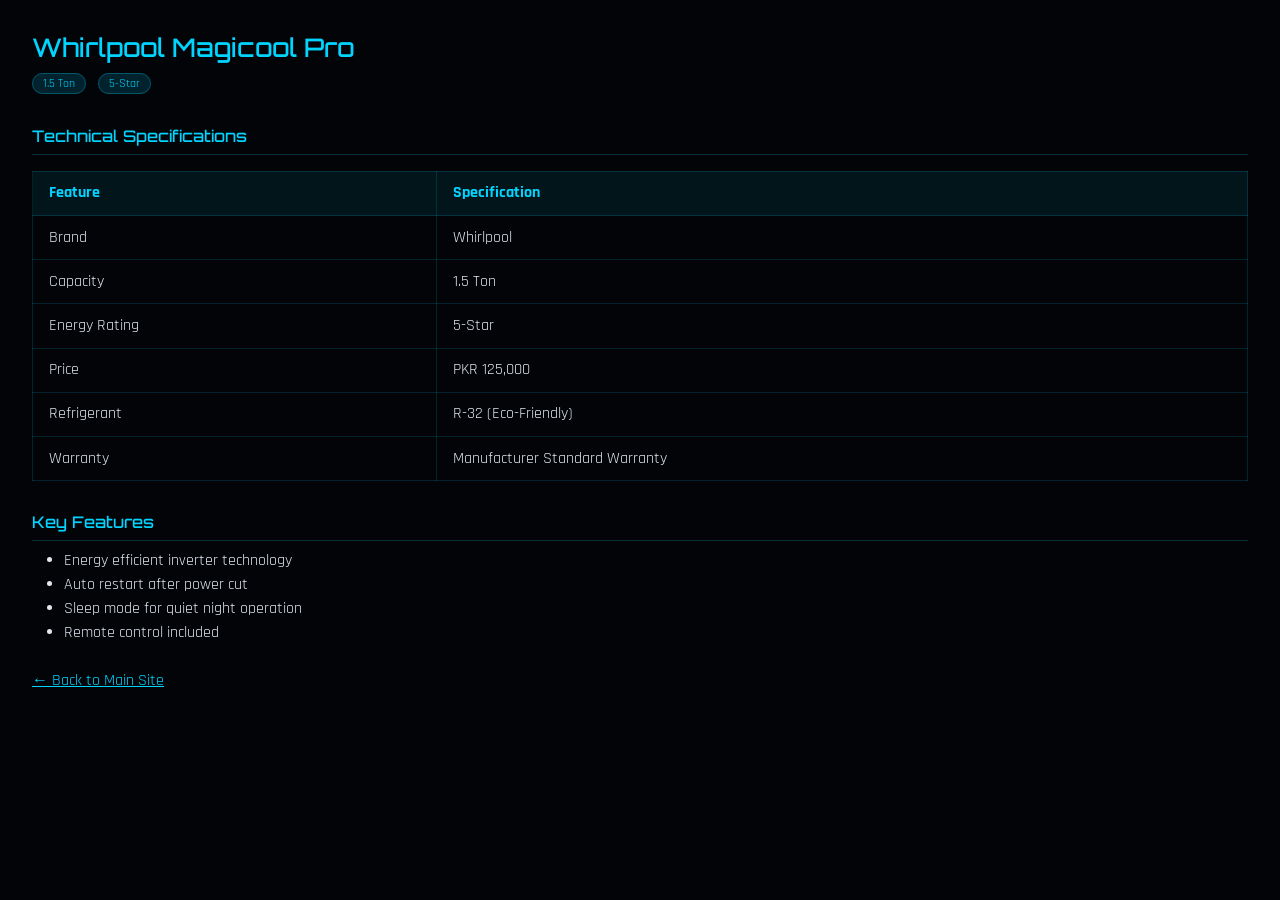
<file: docs/whirlpool-magicool.html>
<!DOCTYPE html>
<html lang="en">
<head>
  <meta charset="UTF-8"/>
  <title>Whirlpool Magicool Pro Details</title>
  <link href="https://cdn.jsdelivr.net/npm/bootstrap@5.3.2/dist/css/bootstrap.min.css" rel="stylesheet"/>
  <link href="https://fonts.googleapis.com/css2?family=Orbitron:wght@700&family=Rajdhani&display=swap" rel="stylesheet"/>
  <style>
    body{background:#020408;color:#e2e8f0;font-family:Rajdhani,sans-serif;padding:2rem;}
    h1{font-family:Orbitron,monospace;color:#00d4ff;font-size:1.6rem;}
    h2{font-family:Orbitron,monospace;color:#00d4ff;font-size:1rem;margin-top:2rem;border-bottom:1px solid rgba(0,212,255,.2);padding-bottom:.5rem;}
    table{width:100%;border-collapse:collapse;margin-top:1rem;}
    td,th{border:1px solid rgba(0,212,255,.15);padding:.6rem 1rem;}
    th{background:rgba(0,212,255,.08);color:#00d4ff;}
    .bc{background:rgba(0,212,255,.15);color:#00d4ff;border:1px solid rgba(0,212,255,.3);border-radius:20px;padding:2px 10px;font-size:.75rem;}
  </style>
</head>
<body>
  <h1>Whirlpool Magicool Pro</h1>
  <p class="mt-2"><span class="bc">1.5 Ton</span> &nbsp; <span class="bc">5-Star</span></p>
  <h2>Technical Specifications</h2>
  <table>
    <tr><th>Feature</th><th>Specification</th></tr>
    <tr><td>Brand</td><td>Whirlpool</td></tr>
    <tr><td>Capacity</td><td>1.5 Ton</td></tr>
    <tr><td>Energy Rating</td><td>5-Star</td></tr>
    <tr><td>Price</td><td>PKR 125,000</td></tr>
    <tr><td>Refrigerant</td><td>R-32 (Eco-Friendly)</td></tr>
    <tr><td>Warranty</td><td>Manufacturer Standard Warranty</td></tr>
  </table>
  <h2>Key Features</h2>
  <ul>
    <li>Energy efficient inverter technology</li>
    <li>Auto restart after power cut</li>
    <li>Sleep mode for quiet night operation</li>
    <li>Remote control included</li>
  </ul>
  <p class="mt-4"><a href="../index.html" style="color:#00d4ff">&#8592; Back to Main Site</a></p>
</body>
</html>
</file>
<file: css/style.css>
/* =============================================
   COSY AIRCONDITIONERS — Futuristic Dark Theme
   style.css
   ============================================= */

/* --- CSS Variables --- */
:root {
  --bg-darkest: #020408;
  --bg-dark: #050d15;
  --bg-mid: #071220;
  --cyan: #00d4ff;
  --cyan-dim: rgba(0, 212, 255, 0.15);
  --purple: #7c3aed;
  --gold: #f59e0b;
  --text: #e2e8f0;
  --text-muted: #64748b;
  --border: rgba(0, 212, 255, 0.12);
  --card-bg: rgba(255, 255, 255, 0.03);
  --glow-shadow: 0 0 20px rgba(0, 212, 255, 0.3);
  --font-display: 'Orbitron', monospace;
  --font-body: 'Rajdhani', sans-serif;
  --radius: 12px;
  --transition: all .3s ease;
}

/* --- Base --- */
*,
*::before,
*::after {
  box-sizing: border-box;
  margin: 0;
  padding: 0;
}

html {
  scroll-behavior: smooth;
}

body {
  background: var(--bg-darkest);
  color: var(--text);
  font-family: var(--font-body);
  font-size: 1.05rem;
  overflow-x: hidden;
}

/* --- Scrollbar --- */
::-webkit-scrollbar {
  width: 6px;
}

::-webkit-scrollbar-track {
  background: var(--bg-dark);
}

::-webkit-scrollbar-thumb {
  background: var(--cyan);
  border-radius: 3px;
}

/* ---- NAVBAR ---- */
#mainNav {
  background: rgba(2, 4, 8, 0.9);
  backdrop-filter: blur(12px);
  border-bottom: 1px solid var(--border);
  padding: .8rem 0;
  transition: var(--transition);
  
}

.brand-cosy {
  font-family: var(--font-display);
  font-size: 1.4rem;
  font-weight: 900;
  color: var(--cyan);
  letter-spacing: 2px;
}

.brand-ac {
  font-family: var(--font-display);
  font-size: 1.4rem;
  font-weight: 400;
  color: #fff;
  letter-spacing: 1px;
}

.nav-link {
  color: var(--text) !important;
  font-family: var(--font-display);
  font-size: .75rem;
  letter-spacing: 1.5px;
  padding: .5rem 1rem !important;
  border-radius: 6px;
  transition: var(--transition);
}

.nav-link:hover {
  color: var(--cyan) !important;
  background: var(--cyan-dim);
}

.text-cyan {
  color: var(--cyan) !important;
}

/* ===== Navbar Dropdown ===== */

.custom-dropdown{
    background: rgba(15, 23, 42, 0.95);
    border: 1px solid rgba(0,255,255,0.2);
    border-radius: 16px;
    padding: 10px;
    backdrop-filter: blur(12px);
    box-shadow: 0 10px 30px rgba(0,255,255,0.15);
    animation: dropdownFade 0.3s ease;
}

.custom-dropdown .dropdown-item{
    color: #fff;
    padding: 12px 18px;
    border-radius: 10px;
    transition: all 0.3s ease;
    font-weight: 500;
}

.custom-dropdown .dropdown-item:hover{
    background: linear-gradient(90deg,#00e5ff,#00bcd4);
    color: #000;
    transform: translateX(5px);
}

.navbar .dropdown-toggle::after{
    margin-left: 8px;
    transition: 0.3s;
}

.nav-item.dropdown.show .dropdown-toggle::after{
    transform: rotate(180deg);
}

@keyframes dropdownFade{
    from{
        opacity:0;
        transform: translateY(10px);
    }
    to{
        opacity:1;
        transform: translateY(0);
    }
}

/* ---- HERO ---- */
.hero-section {
  min-height: 100vh;
  background: var(--bg-darkest);
  position: relative;
  overflow: hidden;
  display: flex;
  flex-direction: column;
  padding-top: 80px;
}

/* Animated grid background */
.hero-bg-grid {
  position: absolute;
  inset: 0;
  background-image:
    linear-gradient(rgba(0, 212, 255, .05) 1px, transparent 1px),
    linear-gradient(90deg, rgba(0, 212, 255, .05) 1px, transparent 1px);
  background-size: 60px 60px;
  animation: gridMove 20s linear infinite;
}

@keyframes gridMove {
  to {
    background-position: 60px 60px;
  }
}

/* Glowing orbs */
.hero-orb {
  position: absolute;
  border-radius: 50%;
  filter: blur(80px);
  pointer-events: none;
}

.orb1 {
  width: 500px;
  height: 500px;
  background: radial-gradient(circle, rgba(0, 212, 255, .12), transparent 70%);
  top: -100px;
  left: -100px;
  animation: orbFloat 8s ease-in-out infinite;
}

.orb2 {
  width: 400px;
  height: 400px;
  background: radial-gradient(circle, rgba(124, 58, 237, .12), transparent 70%);
  bottom: 0;
  right: -100px;
  animation: orbFloat 10s ease-in-out infinite reverse;
}

@keyframes orbFloat {

  0%,
  100% {
    transform: translate(0, 0);
  }

  50% {
    transform: translate(30px, -30px);
  }
}

.hero-section .container {
  flex: 1;
}

.hero-label {
  font-family: var(--font-display);
  font-size: .65rem;
  letter-spacing: 4px;
  color: var(--cyan);
  margin-bottom: 1rem;
}

.hero-title {
  font-family: var(--font-display);
  font-size: clamp(2.5rem, 6vw, 4.5rem);
  font-weight: 900;
  line-height: 1.1;
  color: #fff;
}

.glow-text {
  color: var(--cyan);
  text-shadow: 0 0 30px rgba(0, 212, 255, .6);
}

.hero-sub {
  color: var(--text-muted);
  font-size: 1.1rem;
  max-width: 440px;
  margin-top: 1rem;
  line-height: 1.7;
}

/* Buttons */
.btn{
  
}
.btn-glow {
  font-family: var(--font-display);
  font-size: .7rem;
  letter-spacing: 1.5px;
  background: var(--cyan);
  color: #000;
  border: none;
  padding: .75rem 2rem;
  border-radius: 6px;
  font-weight: 700;
  transition: var(--transition);
  position: relative;
  overflow: hidden;
}

.btn-glow:hover {
  background: #fff;
  box-shadow: 0 0 30px rgba(0, 212, 255, .5);
  transform: translateY(-2px);
}

.btn-outline-glow {
  font-family: var(--font-display);
  font-size: .7rem;
  letter-spacing: 1.5px;
  background: transparent;
  color: var(--cyan);
  border: 1px solid var(--cyan);
  padding: .75rem 2rem;
  border-radius: 6px;
  font-weight: 600;
  transition: var(--transition);
}

.btn-outline-glow:hover {
  background: var(--cyan-dim);
  box-shadow: 0 0 20px rgba(0, 212, 255, .3);
}

.btn-glow-sm {
  font-family: var(--font-display);
  font-size: .6rem;
  letter-spacing: 1px;
  background: var(--cyan-dim);
  color: var(--cyan);
  border: 1px solid rgba(0, 212, 255, .3);
  padding: .4rem 1rem;
  border-radius: 6px;
  transition: var(--transition);
}

.btn-glow-sm:hover {
  background: var(--cyan);
  color: #000;
}

/* AC Unit visual */
.hero-ac-visual {
  position: relative;
  display: inline-block;
  animation: floatAC 4s ease-in-out infinite;
}

@keyframes floatAC {

  0%,
  100% {
    transform: translateY(0);
  }

  50% {
    transform: translateY(-16px);
  }
}

.ac-unit-display {
  background: linear-gradient(135deg, #0a1929 0%, #0d2137 100%);
  border: 1px solid rgba(0, 212, 255, .3);
  border-radius: 20px;
  padding: 2rem 2.5rem;
  width: 320px;
  box-shadow: 0 0 60px rgba(0, 212, 255, .15), inset 0 1px 0 rgba(255, 255, 255, .05);
  position: relative;
  overflow: hidden;
}

.ac-vent-bar {
  height: 4px;
  background: linear-gradient(90deg, transparent, var(--cyan), transparent);
  border-radius: 2px;
  margin: 8px 0;
  opacity: .6;
  animation: ventPulse 2s ease-in-out infinite;
}

@keyframes ventPulse {

  0%,
  100% {
    opacity: .3;
    transform: scaleX(.8);
  }

  50% {
    opacity: .9;
    transform: scaleX(1);
  }
}

.ac-display-panel {
  background: rgba(0, 0, 0, .4);
  border: 1px solid rgba(0, 212, 255, .2);
  border-radius: 10px;
  padding: 1rem;
  text-align: center;
  margin-top: 1rem;
}

.ac-temp-display {
  font-family: var(--font-display);
  font-size: 2.5rem;
  font-weight: 900;
  color: var(--cyan);
  text-shadow: 0 0 20px var(--cyan);
  display: block;
}

.ac-mode-dots {
  display: flex;
  justify-content: center;
  gap: 6px;
  margin-top: 8px;
}

.dot {
  width: 8px;
  height: 8px;
  border-radius: 50%;
  background: rgba(0, 212, 255, .3);
}

.dot.active {
  background: var(--cyan);
  box-shadow: 0 0 8px var(--cyan);
}

/* Cool wave animations */
.cool-wave {
  position: absolute;
  left: 50%;
  transform: translateX(-50%);
  border-radius: 50%;
  border: 1px solid rgba(0, 212, 255, .2);
  pointer-events: none;
}

.wave1 {
  width: 340px;
  height: 340px;
  top: 50%;
  transform: translate(-50%, -50%);
  animation: waveExpand 3s ease-out infinite;
}

.wave2 {
  width: 340px;
  height: 340px;
  top: 50%;
  transform: translate(-50%, -50%);
  animation: waveExpand 3s ease-out infinite .8s;
}

.wave3 {
  width: 340px;
  height: 340px;
  top: 50%;
  transform: translate(-50%, -50%);
  animation: waveExpand 3s ease-out infinite 1.6s;
}

@keyframes waveExpand {
  0% {
    opacity: .6;
    transform: translate(-50%, -50%) scale(.9);
  }

  100% {
    opacity: 0;
    transform: translate(-50%, -50%) scale(1.8);
  }
}

/* Stats Bar */
.stats-bar {
  padding: 2rem 0;
  margin-top: auto;
  border-top: 1px solid var(--border);
}

.stat-item {
  display: flex;
  flex-direction: column;
  align-items: center;
}

.stat-num {
  font-family: var(--font-display);
  font-size: 2rem;
  font-weight: 900;
  color: var(--cyan);
}

.stat-label {
  font-size: .8rem;
  color: var(--text-muted);
  letter-spacing: 1px;
}

/* ---- SECTIONS ---- */
.section-dark {
  background: var(--bg-dark);
}

.section-darker {
  background: var(--bg-mid);
}

.section-label {
  font-family: var(--font-display);
  font-size: .6rem;
  letter-spacing: 4px;
  color: var(--cyan);
  display: block;
}

.section-title {
  font-family: var(--font-display);
  font-size: clamp(1.8rem, 4vw, 2.8rem);
  font-weight: 900;
  color: #fff;
  margin: .5rem 0;
}

.section-sub {
  color: var(--text-muted);
}

/* ---- BRAND BUTTONS ---- */
.btn-brand {
  font-family: var(--font-display);
  font-size: .65rem;
  letter-spacing: 1.5px;
  background: transparent;
  color: var(--text-muted);
  border: 1px solid var(--border);
  padding: .5rem 1.5rem;
  border-radius: 30px;
  transition: var(--transition);
}

.btn-brand:hover,
.btn-brand.active {
  background: var(--cyan);
  color: #000;
  border-color: var(--cyan);
  box-shadow: 0 0 20px rgba(0, 212, 255, .3);
}

/* Brand Logo Card */
.brand-logo-card {
  background: var(--card-bg);
  border: 1px solid var(--border);
  border-radius: var(--radius);
  padding: 1.5rem 1rem;
  text-align: center;
  transition: var(--transition);
  cursor: pointer;
}

.brand-logo-card:hover {
  border-color: var(--cyan);
  box-shadow: var(--glow-shadow);
  transform: translateY(-4px);
}

.brand-icon {
  font-size: 2.5rem;
  color: var(--cyan);
  display: block;
  margin-bottom: .5rem;
}

.brand-logo-card p {
  font-family: var(--font-display);
  font-size: .75rem;
  color: #fff;
  margin: 0;
}

.brand-badge {
  font-size: .6rem;
  background: var(--cyan-dim);
  color: var(--cyan);
  border: 1px solid rgba(0, 212, 255, .2);
  border-radius: 20px;
  padding: 2px 8px;
  margin-top: .4rem;
  display: inline-block;
}

/* Brand Card Wrap Animation */
.brand-card-wrap {
  transition: opacity .3s, transform .3s;
}

.brand-card-wrap.hidden {
  opacity: 0;
  transform: scale(.9);
  pointer-events: none;
  display: none !important;
}

/* ---- PRODUCT CARDS ---- */
.product-card {
  background: var(--card-bg);
  border: 1px solid var(--border);
  border-radius: var(--radius);
  overflow: hidden;
  transition: var(--transition);
  height: 100%;
  position: relative;
}

.product-card:hover {
  border-color: rgba(0, 212, 255, .4);
  box-shadow: 0 8px 40px rgba(0, 212, 255, .12);
  transform: translateY(-6px);
}

.product-brand-tag {
  position: absolute;
  top: 1rem;
  left: 1rem;
  font-family: var(--font-display);
  font-size: .55rem;
  letter-spacing: 2px;
  background: rgba(0, 212, 255, .15);
  color: var(--cyan);
  border: 1px solid rgba(0, 212, 255, .2);
  padding: 3px 10px;
  border-radius: 20px;
}

.product-brand-tag.lg {
  background: rgba(255, 107, 107, .15);
  color: #ff6b6b;
  border-color: rgba(255, 107, 107, .2);
}

.product-brand-tag.daikin {
  background: rgba(167, 139, 250, .15);
  color: #a78bfa;
  border-color: rgba(167, 139, 250, .2);
}

.product-brand-tag.whirlpool {
  background: rgba(251, 191, 36, .15);
  color: #fbbf24;
  border-color: rgba(251, 191, 36, .2);
}

.product-brand-tag.haier {
  background: rgba(52, 211, 153, .15);
  color: #34d399;
  border-color: rgba(52, 211, 153, .2);
}

.product-brand-tag.gree {
  background: rgba(103, 232, 249, .15);
  color: #67e8f9;
  border-color: rgba(103, 232, 249, .2);
}

.product-visual {
  height: 240px;
  display: flex;
  align-items: center;
  justify-content: center;
  position: relative;
  background: rgba(0,0,0,.3);
  
}
.card-img{
  
   height: 240px;
  background-size: cover;}


.product-icon {
  font-size: 4rem;
  color: var(--cyan);
  z-index: 1;
}

.product-glow {
  position: absolute;
  inset: 0;
  background: radial-gradient(circle, rgba(0, 212, 255, .15), transparent 70%);
}

.product-info {
  padding: 1.2rem;
}

.product-info h5 {
  font-family: var(--font-display);
  font-size: .85rem;
  letter-spacing: 1px;
  color: #fff;
  margin-bottom: .5rem;
}

.product-specs {
  font-size: .78rem;
  color: var(--text-muted);
  margin-bottom: .5rem;
}

.product-specs i {
  color: var(--cyan);
  margin-right: 2px;
}

.product-desc {
  font-size: .85rem;
  color: #94a3b8;
  line-height: 1.5;
}

.product-price {
  font-family: var(--font-display);
  font-size: .85rem;
  color: var(--cyan);
  font-weight: 700;
}

/* Product Item filter */
.product-item {
  transition: opacity .3s, transform .3s;
}

.product-item.hidden {
  opacity: 0;
  transform: scale(.95);
  pointer-events: none;
  display: none !important;
}

/* ---- COMPARE ---- */
.select-glow {
  background: var(--card-bg) !important;
  border: 1px solid var(--border) !important;
  color: var(--text) !important;
  border-radius: 8px !important;
  font-family: var(--font-body) !important;
}

.select-glow:focus {
  border-color: var(--cyan) !important;
  box-shadow: 0 0 0 2px rgba(0, 212, 255, .15) !important;
}

.select-glow option {
  background: #050d15;
}

.compare-table-wrap {
  background: var(--card-bg);
  border: 1px solid var(--border);
  border-radius: var(--radius);
  overflow: hidden;
}

.compare-table {
  margin: 0;
  color: var(--text);
}

.compare-table thead th {
  background: rgba(0, 212, 255, .08);
  color: var(--cyan);
  font-family: var(--font-display);
  font-size: .7rem;
  letter-spacing: 1.5px;
  border-color: var(--border);
  padding: 1rem 1.5rem;
}

.compare-table tbody tr {
  border-color: var(--border);
}

.compare-table tbody td {
  padding: .8rem 1.5rem;
  border-color: var(--border);
  font-size: .9rem;
}

.compare-table tbody tr:hover td {
  background: rgba(0, 212, 255, .03);
}

.compare-table tbody td:first-child {
  color: var(--text-muted);
  font-size: .8rem;
}

/* ---- CONTACT ---- */
.contact-info-card,
.contact-form-card {
  background: var(--card-bg);
  border: 1px solid var(--border);
  border-radius: var(--radius);
  padding: 2rem;
  height: 100%;
}

.contact-item {
  display: flex;
  gap: 1rem;
  margin-bottom: 1.5rem;
  align-items: flex-start;
}

.contact-item i {
  font-size: 1.2rem;
  color: var(--cyan);
  margin-top: 2px;
}

.contact-item strong {
  display: block;
  font-family: var(--font-display);
  font-size: .65rem;
  letter-spacing: 1px;
  color: var(--text-muted);
  margin-bottom: 2px;
}

.contact-item p,
.contact-item a {
  margin: 0;
  color: var(--text);
  font-size: .95rem;
  text-decoration: none;
}

.contact-item a:hover {
  color: var(--cyan);
}

.input-glow {
  background: rgba(0, 0, 0, .3) !important;
  border: 1px solid var(--border) !important;
  color: var(--text) !important;
  border-radius: 8px !important;
  padding: .75rem 1rem !important;
  font-family: var(--font-body) !important;
  transition: var(--transition);
}

.input-glow:focus {
  border-color: var(--cyan) !important;
  box-shadow: 0 0 0 3px rgba(0, 212, 255, .1) !important;
  background: rgba(0, 212, 255, .03) !important;
}

.input-glow::placeholder {
  color: #475569 !important;
}

.alert-glow {
  background: rgba(0, 212, 255, .08);
  border: 1px solid rgba(0, 212, 255, .3);
  color: var(--cyan);
  border-radius: 8px;
  padding: .8rem 1rem;
  font-size: .9rem;
}

.alert-glow i {
  margin-right: 6px;
}
/* ========== ABOUT SECTION ========== */

.about-text {
  color: #b8c4d6;
  line-height: 1.8;
  margin-bottom: 1rem;
  font-size: 1rem;
}

.about-feature-card {
  background: rgba(255,255,255,0.04);
  border: 1px solid rgba(0,255,255,0.15);
  border-radius: 18px;
  padding: 20px;
  height: 100%;
  transition: 0.3s ease;
  backdrop-filter: blur(10px);
}

.about-feature-card:hover {
  transform: translateY(-5px);
  border-color: var(--cyan);
  box-shadow: 0 0 20px rgba(0,255,255,0.2);
}

.about-feature-card i {
  font-size: 2rem;
  margin-bottom: 12px;
  display: inline-block;
}

.about-feature-card h6 {
  color: white;
  margin-bottom: 8px;
  font-weight: 600;
}

.about-feature-card p {
  color: #9fb3c8;
  font-size: 0.9rem;
  margin: 0;
}

/* Right Visual */

.about-visual-card {
  position: relative;
  background: rgba(255,255,255,0.03);
  border: 1px solid rgba(0,255,255,0.12);
  border-radius: 30px;
  padding: 50px 30px;
  text-align: center;
  overflow: hidden;
  min-height: 450px;
  display: flex;
  flex-direction: column;
  justify-content: center;
}

.about-glow-circle {
  width: 280px;
  height: 280px;
  background: rgba(0,255,255,0.12);
  border-radius: 50%;
  position: absolute;
  top: 50%;
  left: 50%;
  transform: translate(-50%, -50%);
  filter: blur(40px);
}

.about-device {
  position: relative;
  z-index: 2;
  margin-bottom: 40px;
}

.about-device i {
  font-size: 7rem;
  color: var(--cyan);
  animation: floatIcon 4s ease-in-out infinite;
}

@keyframes floatIcon {
  0%,100% {
    transform: translateY(0px);
  }
  50% {
    transform: translateY(-15px);
  }
}

.about-stats {
  position: relative;
  z-index: 2;
  display: flex;
  justify-content: center;
  gap: 20px;
  flex-wrap: wrap;
}

.mini-stat {
  background: rgba(255,255,255,0.05);
  border: 1px solid rgba(0,255,255,0.1);
  padding: 18px 22px;
  border-radius: 18px;
  min-width: 130px;
}

.mini-stat h4 {
  color: var(--cyan);
  font-weight: 700;
  margin-bottom: 5px;
}

.mini-stat p {
  color: #c8d4e2;
  font-size: 0.85rem;
  margin: 0;
}

/* ---- FOOTER ---- */
.footer-section {
  background: #010204;
  border-top: 1px solid var(--border);
}

.footer-link {
  font-family: var(--font-display);
  font-size: .6rem;
  letter-spacing: 1px;
  color: var(--text-muted);
  text-decoration: none;
  transition: var(--transition);
}

.footer-link:hover {
  color: var(--cyan);
}

/* ---- Animations ---- */
@keyframes fadeInUp {
  from {
    opacity: 0;
    transform: translateY(30px);
  }

  to {
    opacity: 1;
    transform: translateY(0);
  }
}

.hero-section .col-lg-6:first-child>* {
  animation: fadeInUp .8s ease forwards;
  opacity: 0;
}

.hero-section .col-lg-6:first-child>*:nth-child(1) {
  animation-delay: .1s
}

.hero-section .col-lg-6:first-child>*:nth-child(2) {
  animation-delay: .25s
}

.hero-section .col-lg-6:first-child>*:nth-child(3) {
  animation-delay: .4s
}

.hero-section .col-lg-6:first-child>*:nth-child(4) {
  animation-delay: .55s
}

/* ---- RESPONSIVE ---- */
@media(max-width:768px) {
  .ac-unit-display {
    width: 260px;
  }

  .hero-title {
    font-size: 2.2rem;
  }

  .stats-bar {
    margin-top: 1rem;
  }

  .text-muted small{
    color: white;
  }
}
</file>
